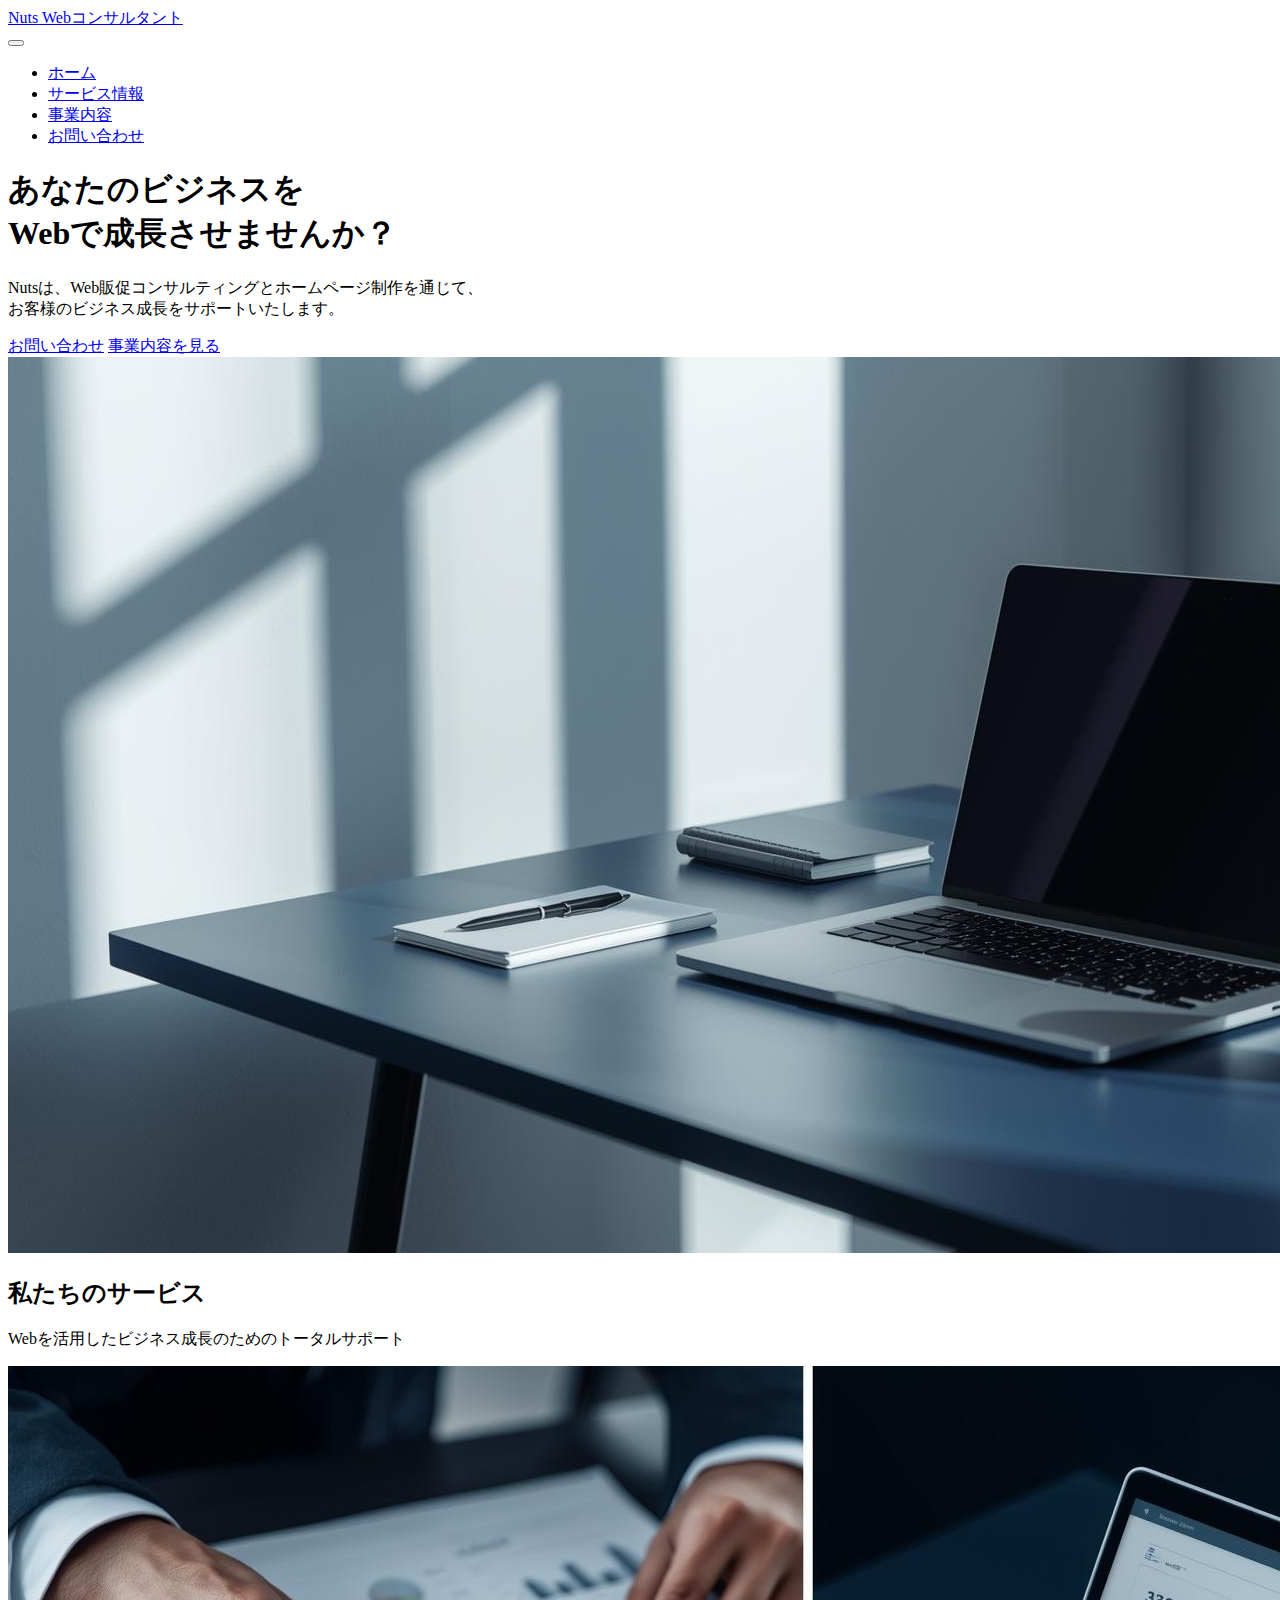
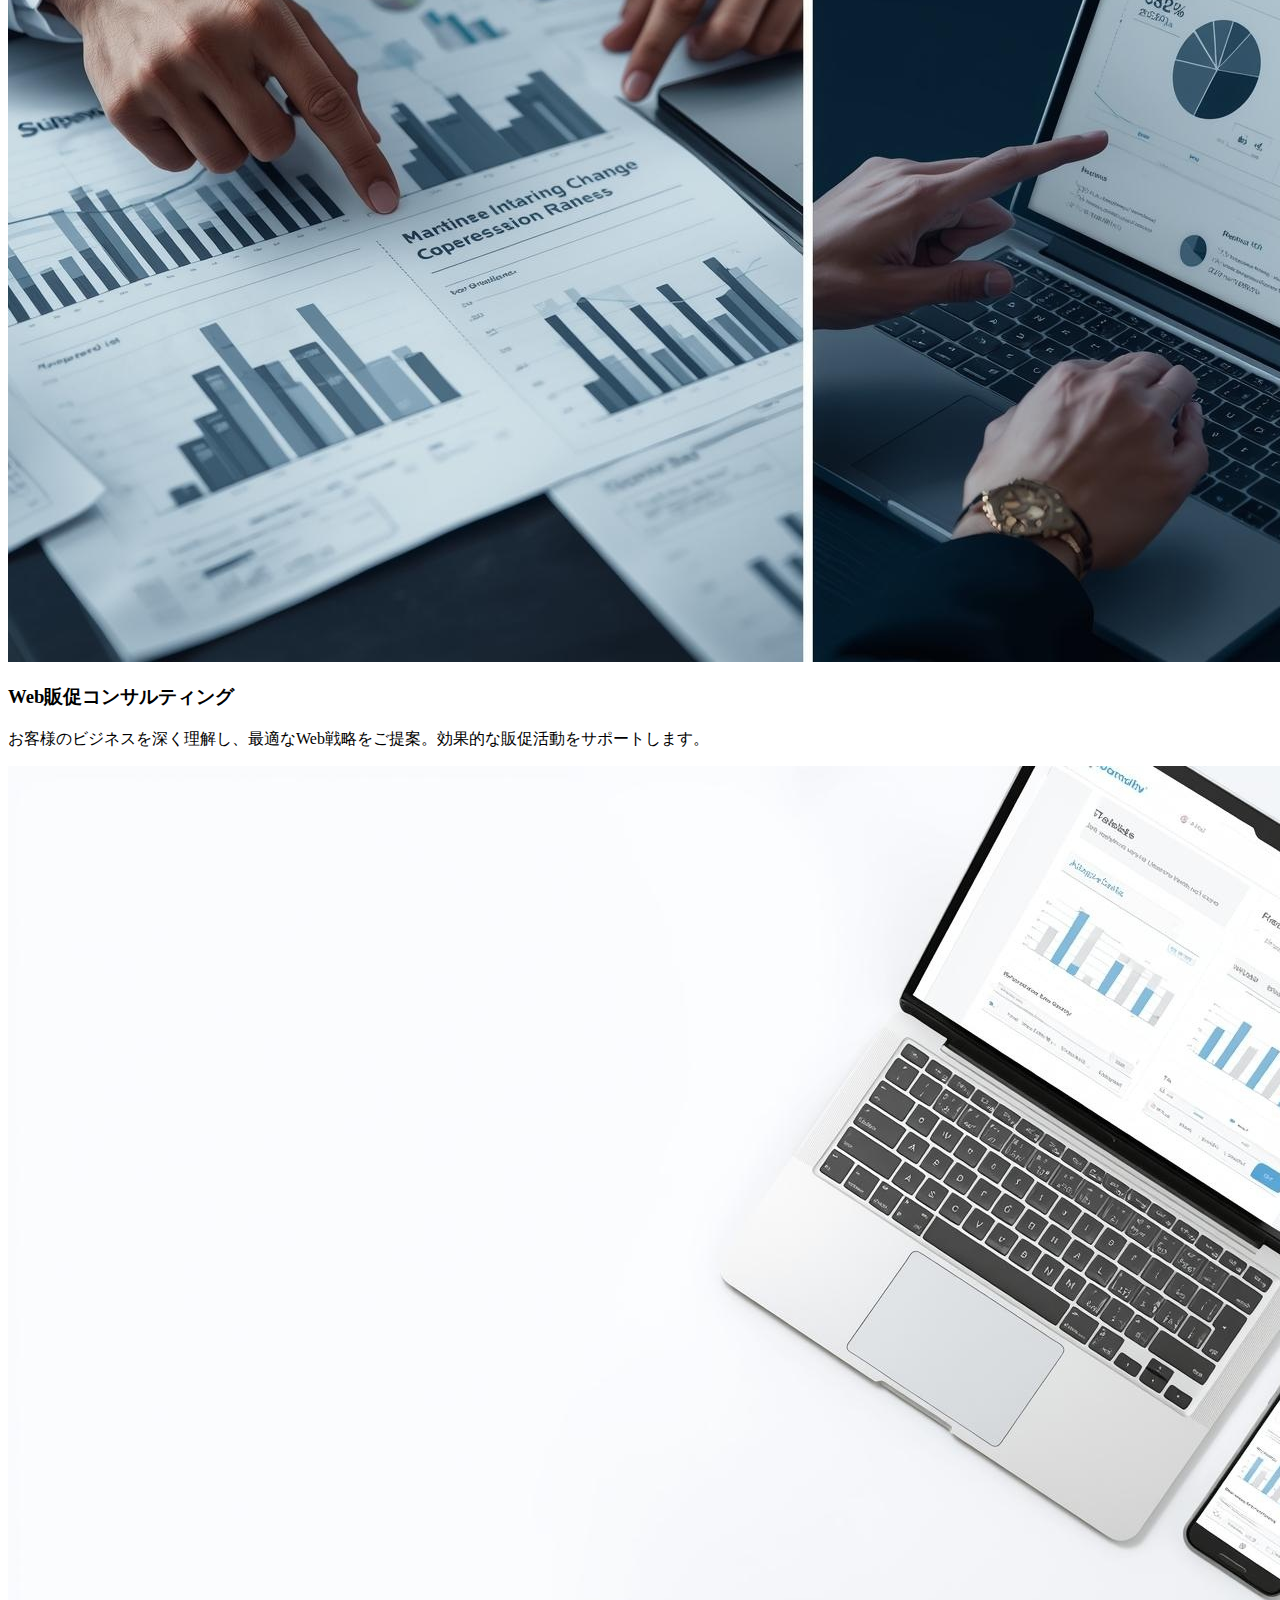
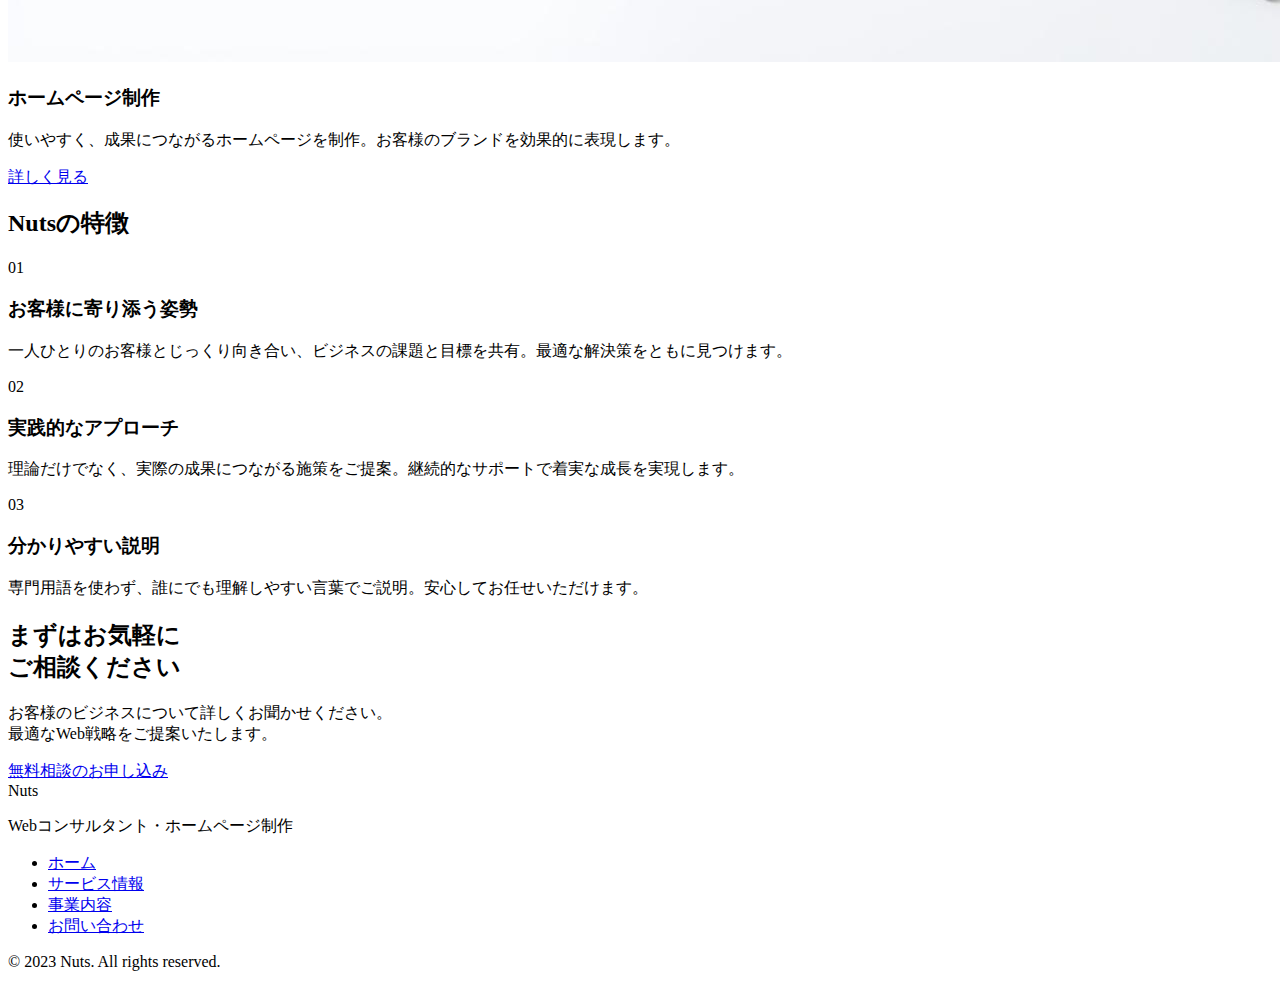
<file: index.html>
<!DOCTYPE html>
<html lang="ja">
<head>
    <meta charset="UTF-8">
    <meta name="viewport" content="width=device-width, initial-scale=1.0">
    
    <!-- SEO メタタグ -->
    <title>株式会社Nuts | Webコンサルタント・ホームページ制作</title>
    <meta name="description" content="Nutsは、Web販促コンサルティングとホームページ制作を通じて、お客様のビジネス成長をサポートいたします。">
    <meta name="keywords" content="Webコンサルタント,ホームページ制作,Web販促,マーケティング,東京">
    
    <!-- OGP -->
    <meta property="og:title" content="Nuts | Webコンサルタント・ホームページ制作">
    <meta property="og:description" content="Web販促コンサルティングとホームページ制作を通じて、お客様のビジネス成長をサポートいたします。">
    <meta property="og:type" content="website">
    <meta property="og:url" content="https://your-username.github.io/nuts-corporate/">
    <meta property="og:image" content="https://your-username.github.io/nuts-corporate/assets/img/og-image.jpg">
    <meta property="og:site_name" content="Nuts">
    <meta property="og:locale" content="ja_JP">
    
    <!-- Twitter Card -->
    <meta name="twitter:card" content="summary_large_image">
    <meta name="twitter:title" content="Nuts | Webコンサルタント・ホームページ制作">
    <meta name="twitter:description" content="Web販促コンサルティングとホームページ制作を通じて、お客様のビジネス成長をサポートいたします。">
    <meta name="twitter:image" content="https://your-username.github.io/nuts-corporate/assets/img/og-image.jpg">
    
    <!-- JSON-LD 構造化データ -->
    <script type="application/ld+json">
    {
        "@context": "https://schema.org",
        "@type": "Organization",
        "name": "Nuts",
        "url": "https://your-username.github.io/nuts-corporate/",
        "description": "Webコンサルタント・ホームページ制作",
        "foundingDate": "2024",
        "contactPoint": {
            "@type": "ContactPoint",
            "contactType": "営業",
            "availableLanguage": "Japanese"
        },
        "sameAs": []
    }
    </script>
    
    <!-- Breadcrumb JSON-LD -->
    <script type="application/ld+json">
    {
        "@context": "https://schema.org",
        "@type": "BreadcrumbList",
        "itemListElement": [
            {
                "@type": "ListItem",
                "position": 1,
                "name": "ホーム",
                "item": "https://your-username.github.io/nuts-corporate/"
            }
        ]
    }
    </script>
    
    <!-- Google Fonts -->
    <link rel="preconnect" href="https://fonts.googleapis.com">
    <link rel="preconnect" href="https://fonts.gstatic.com" crossorigin>
    <link href="https://fonts.googleapis.com/css2?family=Noto+Sans+JP:wght@300;400;500;700&display=swap" rel="stylesheet">
    
    <!-- CSS -->
    <link rel="stylesheet" href="assets/css/styles.css">
    
    <!-- Favicon -->
    <link rel="icon" href="data:image/svg+xml,<svg xmlns='http://www.w3.org/2000/svg' viewBox='0 0 100 100'><text y='.9em' font-size='90'>🌰</text></svg>">
</head>
<body>
    <!-- ヘッダー -->
    <header class="header" role="banner">
        <div class="container">
            <div class="header-content">
                <!-- ロゴ（テキスト） -->
                <div class="logo">
                    <a href="index.html" class="logo-link">
                        <span class="logo-text">Nuts</span>
                        <span class="logo-subtitle">Webコンサルタント</span>
                    </a>
                </div>
                
                <!-- モバイルメニューボタン -->
                <button class="mobile-menu-btn" aria-label="メニューを開く" aria-expanded="false">
                    <span class="hamburger-line"></span>
                    <span class="hamburger-line"></span>
                    <span class="hamburger-line"></span>
                </button>
                
                <!-- ナビゲーション -->
                <nav class="nav" role="navigation">
                    <ul class="nav-list">
                        <li class="nav-item">
                            <a href="index.html" class="nav-link active" aria-current="page">ホーム</a>
                        </li>
                        <li class="nav-item">
                            <a href="about.html" class="nav-link">サービス情報</a>
                        </li>
                        <li class="nav-item">
                            <a href="services.html" class="nav-link">事業内容</a>
                        </li>
                        <li class="nav-item">
                            <a href="contact.html" class="nav-link">お問い合わせ</a>
                        </li>
                    </ul>
                </nav>
            </div>
        </div>
    </header>

    <!-- メイン -->
    <main role="main">
        <!-- ヒーローセクション -->
        <section class="hero" aria-labelledby="hero-title">
            <div class="container">
                <div class="hero-content">
                    <div class="hero-text">
                        <h1 id="hero-title" class="hero-title">
                            あなたのビジネスを<br>
                            <span class="text-accent">Webで成長</span>させませんか？
                        </h1>
                        <p class="hero-description">
                            Nutsは、Web販促コンサルティングとホームページ制作を通じて、<br>
                            お客様のビジネス成長をサポートいたします。
                        </p>
                        <div class="hero-actions">
                            <a href="contact.html" class="btn btn-primary">お問い合わせ</a>
                            <a href="services.html" class="btn btn-secondary">事業内容を見る</a>
                        </div>
                    </div>
                    <div class="hero-image">
                        <!-- レスポンシブ画像のプレースホルダ -->
                        <picture>
                            <source media="(min-width: 768px)" srcset="assets/img/hero-desktop.jpg">
                            <source media="(min-width: 480px)" srcset="assets/img/hero-tablet.jpg">
                            <img src="assets/img/hero-mobile.jpg" alt="パソコンを使って作業する人の手元。Web制作やマーケティングのイメージ" class="hero-img">
                        </picture>
                    </div>
                </div>
            </div>
        </section>

        <!-- サービス概要 -->
        <section class="services-preview" aria-labelledby="services-title">
            <div class="container">
                <h2 id="services-title" class="section-title">私たちのサービス</h2>
                <p class="section-description">
                    Webを活用したビジネス成長のためのトータルサポート
                </p>
                
                <div class="services-grid">
                    <div class="service-card">
                        <div class="service-icon">
                            <picture>
                                <img src="assets/img/service-consulting.jpg" alt="グラフと資料を使ったコンサルティングのイメージ" class="service-img">
                            </picture>
                        </div>
                        <h3 class="service-title">Web販促コンサルティング</h3>
                        <p class="service-description">
                            お客様のビジネスを深く理解し、最適なWeb戦略をご提案。効果的な販促活動をサポートします。
                        </p>
                    </div>
                    
                    <div class="service-card">
                        <div class="service-icon">
                            <picture>
                                <img src="assets/img/service-website.jpg" alt="レスポンシブなWebサイトのデザインイメージ" class="service-img">
                            </picture>
                        </div>
                        <h3 class="service-title">ホームページ制作</h3>
                        <p class="service-description">
                            使いやすく、成果につながるホームページを制作。お客様のブランドを効果的に表現します。
                        </p>
                    </div>
                </div>
                
                <div class="text-center">
                    <a href="services.html" class="btn btn-outline">詳しく見る</a>
                </div>
            </div>
        </section>

        <!-- 特徴 -->
        <section class="features" aria-labelledby="features-title">
            <div class="container">
                <h2 id="features-title" class="section-title">Nutsの特徴</h2>
                
                <div class="features-grid">
                    <div class="feature-item">
                        <div class="feature-number">01</div>
                        <h3 class="feature-title">お客様に寄り添う姿勢</h3>
                        <p class="feature-description">
                            一人ひとりのお客様とじっくり向き合い、ビジネスの課題と目標を共有。最適な解決策をともに見つけます。
                        </p>
                    </div>
                    
                    <div class="feature-item">
                        <div class="feature-number">02</div>
                        <h3 class="feature-title">実践的なアプローチ</h3>
                        <p class="feature-description">
                            理論だけでなく、実際の成果につながる施策をご提案。継続的なサポートで着実な成長を実現します。
                        </p>
                    </div>
                    
                    <div class="feature-item">
                        <div class="feature-number">03</div>
                        <h3 class="feature-title">分かりやすい説明</h3>
                        <p class="feature-description">
                            専門用語を使わず、誰にでも理解しやすい言葉でご説明。安心してお任せいただけます。
                        </p>
                    </div>
                </div>
            </div>
        </section>

        <!-- CTA -->
        <section class="cta" aria-labelledby="cta-title">
            <div class="container">
                <div class="cta-content">
                    <h2 id="cta-title" class="cta-title">
                        まずはお気軽に<br>ご相談ください
                    </h2>
                    <p class="cta-description">
                        お客様のビジネスについて詳しくお聞かせください。<br>
                        最適なWeb戦略をご提案いたします。
                    </p>
                    <a href="contact.html" class="btn btn-primary btn-large">無料相談のお申し込み</a>
                </div>
            </div>
        </section>
    </main>

    <!-- フッター -->
    <footer class="footer" role="contentinfo">
        <div class="container">
            <div class="footer-content">
                <div class="footer-info">
                    <div class="footer-logo">
                        <span class="logo-text">Nuts</span>
                    </div>
                    <p class="footer-description">
                        Webコンサルタント・ホームページ制作
                    </p>
                </div>
                
                <nav class="footer-nav">
                    <ul class="footer-nav-list">
                        <li><a href="index.html" class="footer-nav-link">ホーム</a></li>
                        <li><a href="about.html" class="footer-nav-link">サービス情報</a></li>
                        <li><a href="services.html" class="footer-nav-link">事業内容</a></li>
                        <li><a href="contact.html" class="footer-nav-link">お問い合わせ</a></li>
                    </ul>
                </nav>
            </div>
            
            <div class="footer-bottom">
                <p class="copyright">© 2023 Nuts. All rights reserved.</p>
            </div>
        </div>
    </footer>

    <!-- JavaScript -->
    <script src="assets/js/main.js"></script>
</body>
</html>
</file>
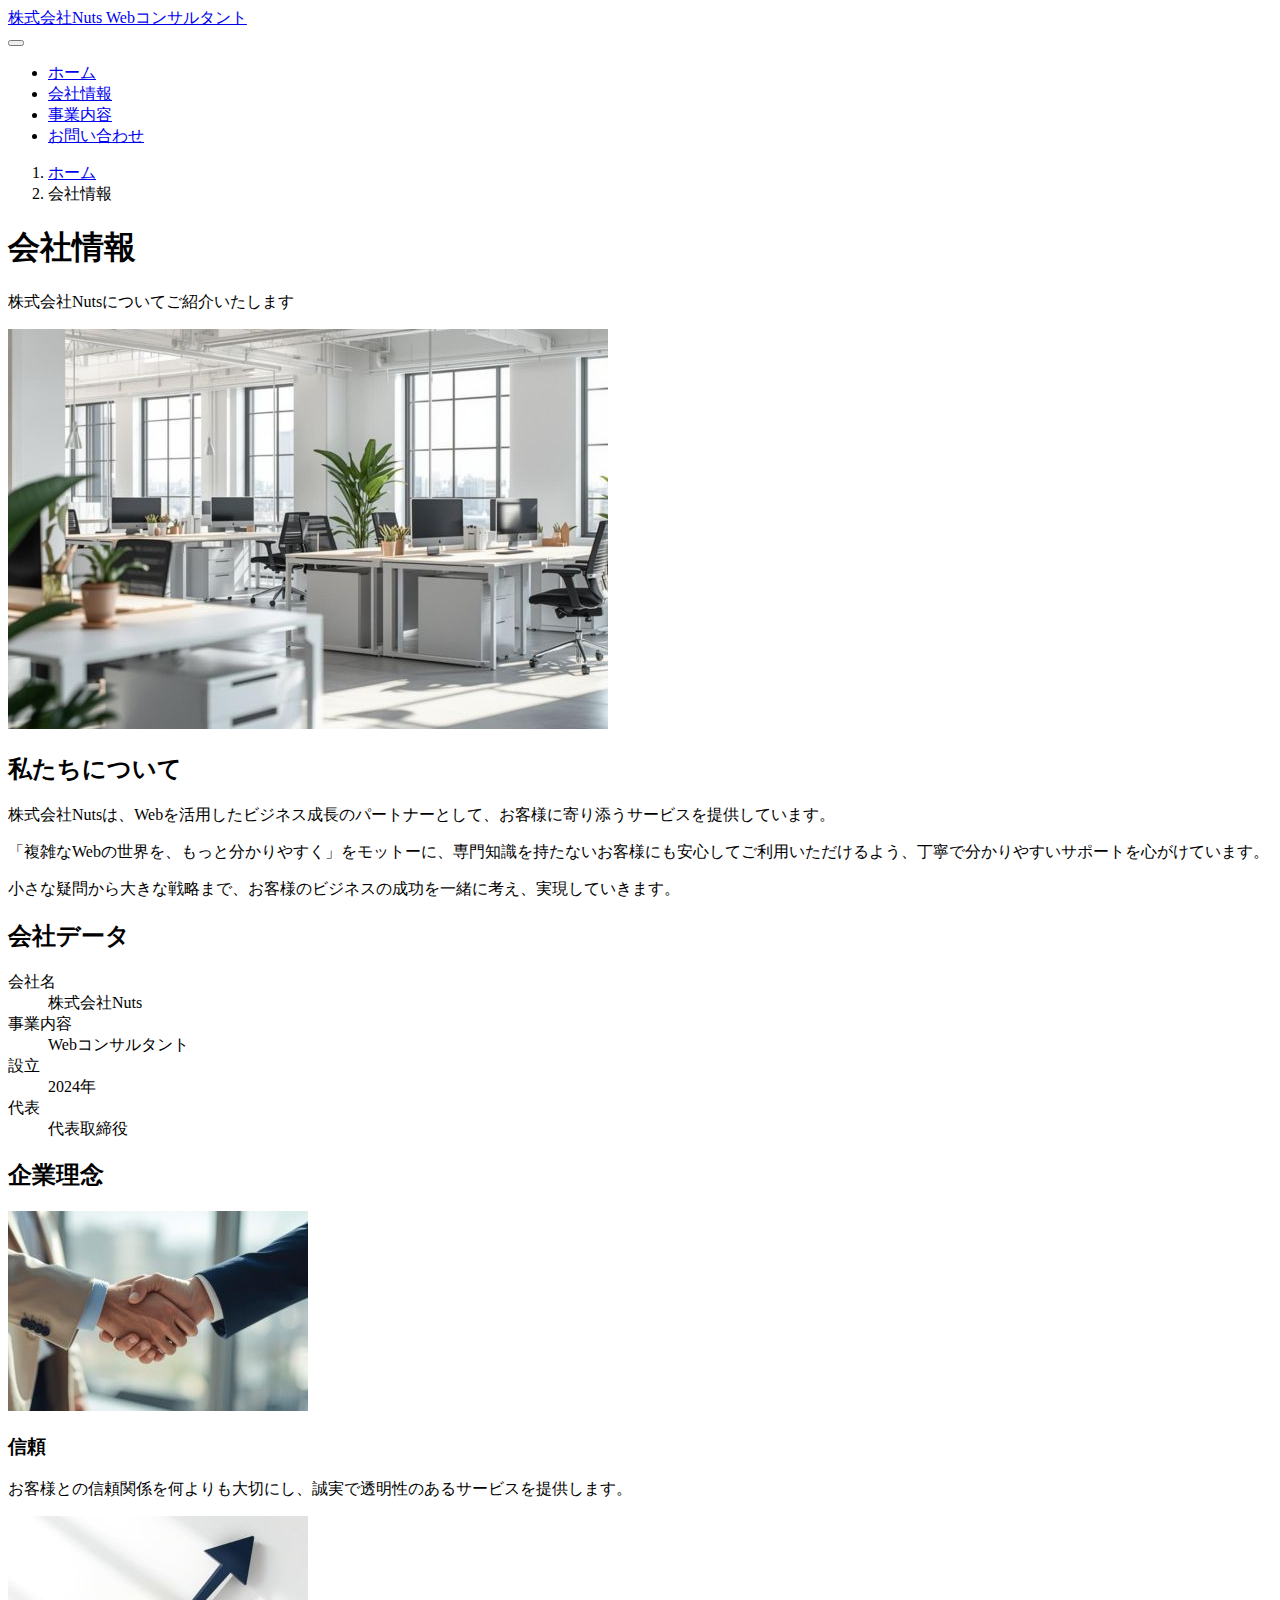
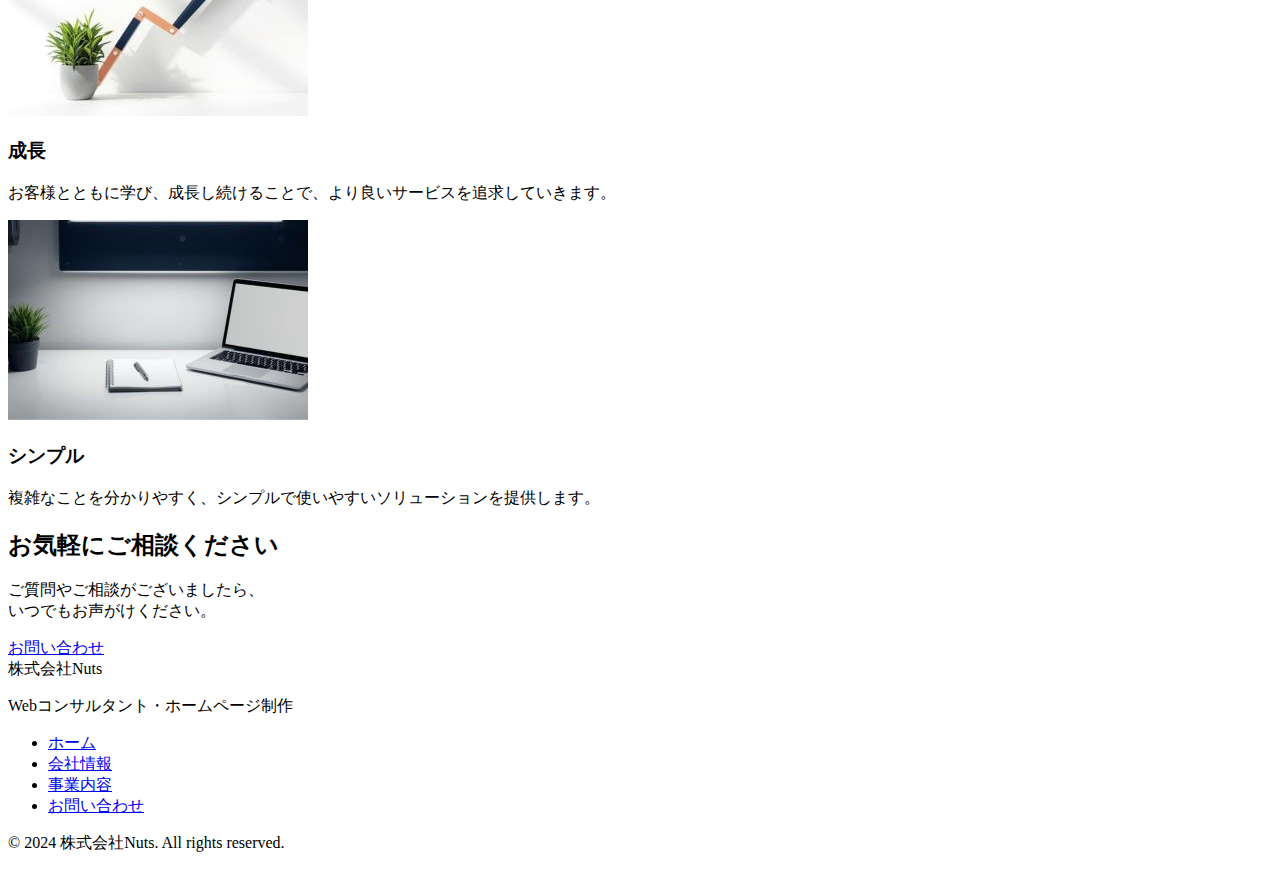
<file: about.html>
<!DOCTYPE html>
<html lang="ja">
<head>
    <meta charset="UTF-8">
    <meta name="viewport" content="width=device-width, initial-scale=1.0">
    
    <!-- SEO メタタグ -->
    <title>会社情報 | 株式会社Nuts</title>
    <meta name="description" content="株式会社Nutsの会社概要をご紹介。Webコンサルタントとして、お客様のビジネス成長をサポートしています。">
    <meta name="keywords" content="会社情報,株式会社Nuts,Webコンサルタント,企業概要">
    
    <!-- OGP -->
    <meta property="og:title" content="会社情報 | 株式会社Nuts">
    <meta property="og:description" content="株式会社Nutsの会社概要をご紹介。Webコンサルタントとして、お客様のビジネス成長をサポートしています。">
    <meta property="og:type" content="website">
    <meta property="og:url" content="https://your-username.github.io/nuts-corporate/about.html">
    <meta property="og:image" content="https://your-username.github.io/nuts-corporate/assets/img/og-image.jpg">
    <meta property="og:site_name" content="株式会社Nuts">
    <meta property="og:locale" content="ja_JP">
    
    <!-- Twitter Card -->
    <meta name="twitter:card" content="summary_large_image">
    <meta name="twitter:title" content="会社情報 | 株式会社Nuts">
    <meta name="twitter:description" content="株式会社Nutsの会社概要をご紹介。Webコンサルタントとして、お客様のビジネス成長をサポートしています。">
    <meta name="twitter:image" content="https://your-username.github.io/nuts-corporate/assets/img/og-image.jpg">
    
    <!-- Breadcrumb JSON-LD -->
    <script type="application/ld+json">
    {
        "@context": "https://schema.org",
        "@type": "BreadcrumbList",
        "itemListElement": [
            {
                "@type": "ListItem",
                "position": 1,
                "name": "ホーム",
                "item": "https://your-username.github.io/nuts-corporate/"
            },
            {
                "@type": "ListItem",
                "position": 2,
                "name": "会社情報",
                "item": "https://your-username.github.io/nuts-corporate/about.html"
            }
        ]
    }
    </script>
    
    <!-- Google Fonts -->
    <link rel="preconnect" href="https://fonts.googleapis.com">
    <link rel="preconnect" href="https://fonts.gstatic.com" crossorigin>
    <link href="https://fonts.googleapis.com/css2?family=Noto+Sans+JP:wght@300;400;500;700&display=swap" rel="stylesheet">
    
    <!-- CSS -->
    <link rel="stylesheet" href="assets/css/styles.css">
    
    <!-- Favicon -->
    <link rel="icon" href="data:image/svg+xml,<svg xmlns='http://www.w3.org/2000/svg' viewBox='0 0 100 100'><text y='.9em' font-size='90'>🌰</text></svg>">
</head>
<body>
    <!-- ヘッダー -->
    <header class="header" role="banner">
        <div class="container">
            <div class="header-content">
                <!-- ロゴ（テキスト） -->
                <div class="logo">
                    <a href="index.html" class="logo-link">
                        <span class="logo-text">株式会社Nuts</span>
                        <span class="logo-subtitle">Webコンサルタント</span>
                    </a>
                </div>
                
                <!-- モバイルメニューボタン -->
                <button class="mobile-menu-btn" aria-label="メニューを開く" aria-expanded="false">
                    <span class="hamburger-line"></span>
                    <span class="hamburger-line"></span>
                    <span class="hamburger-line"></span>
                </button>
                
                <!-- ナビゲーション -->
                <nav class="nav" role="navigation">
                    <ul class="nav-list">
                        <li class="nav-item">
                            <a href="index.html" class="nav-link">ホーム</a>
                        </li>
                        <li class="nav-item">
                            <a href="about.html" class="nav-link active" aria-current="page">会社情報</a>
                        </li>
                        <li class="nav-item">
                            <a href="services.html" class="nav-link">事業内容</a>
                        </li>
                        <li class="nav-item">
                            <a href="contact.html" class="nav-link">お問い合わせ</a>
                        </li>
                    </ul>
                </nav>
            </div>
        </div>
    </header>

    <!-- メイン -->
    <main role="main">
        <!-- パンくずナビ -->
        <nav class="breadcrumb" aria-label="現在位置">
            <div class="container">
                <ol class="breadcrumb-list">
                    <li class="breadcrumb-item">
                        <a href="index.html">ホーム</a>
                    </li>
                    <li class="breadcrumb-item" aria-current="page">
                        会社情報
                    </li>
                </ol>
            </div>
        </nav>

        <!-- ページヘッダー -->
        <section class="page-header" aria-labelledby="page-title">
            <div class="container">
                <h1 id="page-title" class="page-title">会社情報</h1>
                <p class="page-description">
                    株式会社Nutsについてご紹介いたします
                </p>
            </div>
        </section>

        <!-- 会社概要 -->
        <section class="company-overview" aria-labelledby="overview-title">
            <div class="container">
                <div class="content-wrapper">
                    <div class="content-image">
                        <picture>
                            <source media="(min-width: 768px)" srcset="assets/img/about-office.jpg">
                            <img src="assets/img/about-office-mobile.jpg" alt="明るいオフィス空間。デスクとパソコンが配置されたワークスペース" class="content-img">
                        </picture>
                    </div>
                    <div class="content-text">
                        <h2 id="overview-title" class="section-title">私たちについて</h2>
                        <p class="content-paragraph">
                            株式会社Nutsは、Webを活用したビジネス成長のパートナーとして、お客様に寄り添うサービスを提供しています。
                        </p>
                        <p class="content-paragraph">
                            「複雑なWebの世界を、もっと分かりやすく」をモットーに、専門知識を持たないお客様にも安心してご利用いただけるよう、丁寧で分かりやすいサポートを心がけています。
                        </p>
                        <p class="content-paragraph">
                            小さな疑問から大きな戦略まで、お客様のビジネスの成功を一緒に考え、実現していきます。
                        </p>
                    </div>
                </div>
            </div>
        </section>

        <!-- 会社データ -->
        <section class="company-data" aria-labelledby="data-title">
            <div class="container">
                <h2 id="data-title" class="section-title">会社データ</h2>
                
                <div class="data-grid">
                    <div class="data-item">
                        <dt class="data-label">会社名</dt>
                        <dd class="data-value">株式会社Nuts</dd>
                    </div>
                    <div class="data-item">
                        <dt class="data-label">事業内容</dt>
                        <dd class="data-value">Webコンサルタント</dd>
                    </div>
                    <div class="data-item">
                        <dt class="data-label">設立</dt>
                        <dd class="data-value">2024年</dd>
                    </div>
                    <div class="data-item">
                        <dt class="data-label">代表</dt>
                        <dd class="data-value">代表取締役</dd>
                    </div>
                </div>
            </div>
        </section>

        <!-- 企業理念 -->
        <section class="company-philosophy" aria-labelledby="philosophy-title">
            <div class="container">
                <h2 id="philosophy-title" class="section-title">企業理念</h2>
                
                <div class="philosophy-grid">
                    <div class="philosophy-item">
                        <div class="philosophy-icon">
                            <picture>
                                <img src="assets/img/philosophy-trust.jpg" alt="握手をする人々のイメージ。信頼関係を表現" class="philosophy-img">
                            </picture>
                        </div>
                        <h3 class="philosophy-title">信頼</h3>
                        <p class="philosophy-description">
                            お客様との信頼関係を何よりも大切にし、誠実で透明性のあるサービスを提供します。
                        </p>
                    </div>
                    
                    <div class="philosophy-item">
                        <div class="philosophy-icon">
                            <picture>
                                <img src="assets/img/philosophy-growth.jpg" alt="上向きの矢印と植物の成長のイメージ" class="philosophy-img">
                            </picture>
                        </div>
                        <h3 class="philosophy-title">成長</h3>
                        <p class="philosophy-description">
                            お客様とともに学び、成長し続けることで、より良いサービスを追求していきます。
                        </p>
                    </div>
                    
                    <div class="philosophy-item">
                        <div class="philosophy-icon">
                            <picture>
                                <img src="assets/img/philosophy-simplicity.jpg" alt="シンプルで整理されたデスク環境のイメージ" class="philosophy-img">
                            </picture>
                        </div>
                        <h3 class="philosophy-title">シンプル</h3>
                        <p class="philosophy-description">
                            複雑なことを分かりやすく、シンプルで使いやすいソリューションを提供します。
                        </p>
                    </div>
                </div>
            </div>
        </section>

        <!-- CTA -->
        <section class="cta" aria-labelledby="cta-title">
            <div class="container">
                <div class="cta-content">
                    <h2 id="cta-title" class="cta-title">
                        お気軽にご相談ください
                    </h2>
                    <p class="cta-description">
                        ご質問やご相談がございましたら、<br>
                        いつでもお声がけください。
                    </p>
                    <a href="contact.html" class="btn btn-primary btn-large">お問い合わせ</a>
                </div>
            </div>
        </section>
    </main>

    <!-- フッター -->
    <footer class="footer" role="contentinfo">
        <div class="container">
            <div class="footer-content">
                <div class="footer-info">
                    <div class="footer-logo">
                        <span class="logo-text">株式会社Nuts</span>
                    </div>
                    <p class="footer-description">
                        Webコンサルタント・ホームページ制作
                    </p>
                </div>
                
                <nav class="footer-nav">
                    <ul class="footer-nav-list">
                        <li><a href="index.html" class="footer-nav-link">ホーム</a></li>
                        <li><a href="about.html" class="footer-nav-link">会社情報</a></li>
                        <li><a href="services.html" class="footer-nav-link">事業内容</a></li>
                        <li><a href="contact.html" class="footer-nav-link">お問い合わせ</a></li>
                    </ul>
                </nav>
            </div>
            
            <div class="footer-bottom">
                <p class="copyright">© 2024 株式会社Nuts. All rights reserved.</p>
            </div>
        </div>
    </footer>

    <!-- JavaScript -->
    <script src="assets/js/main.js"></script>
</body>
</html>
</file>
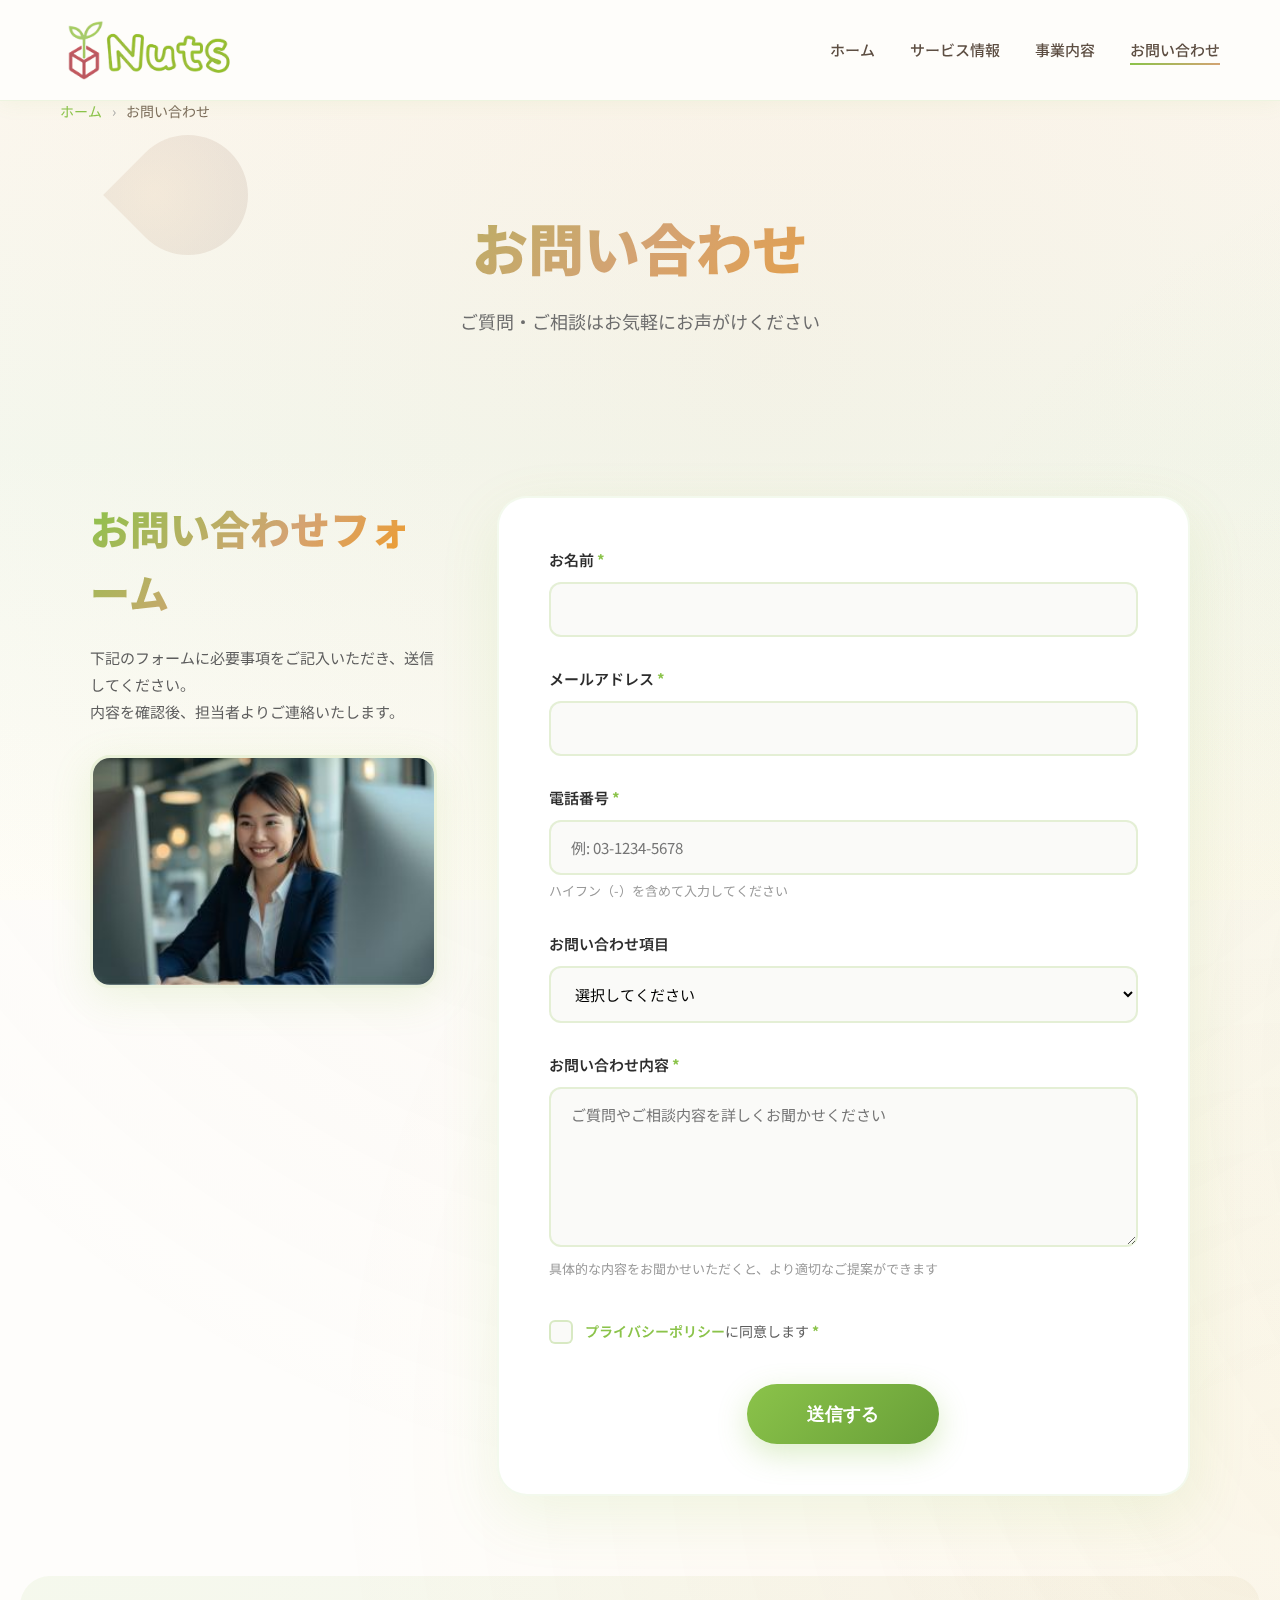
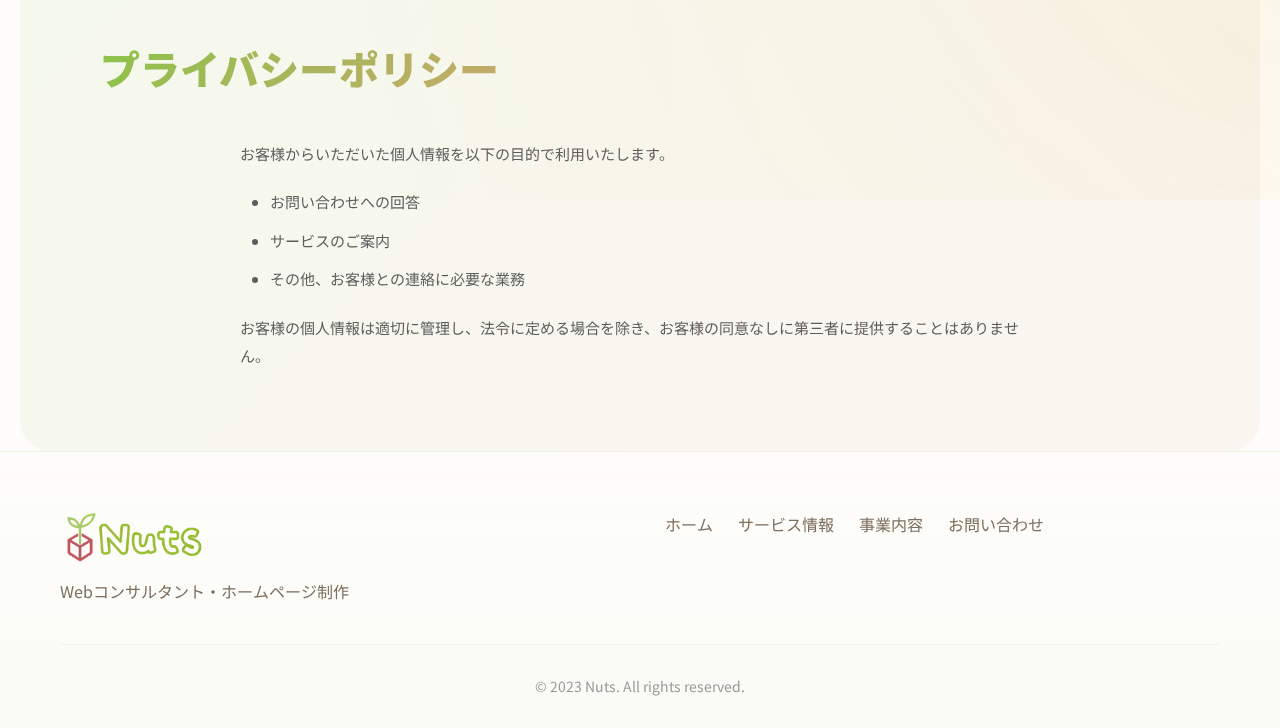
<file: contact.html>
<!DOCTYPE html>
<html lang="ja">
<head>
    <meta charset="UTF-8">
    <meta name="viewport" content="width=device-width, initial-scale=1.0">
    
    <!-- SEO メタタグ -->
    <title>お問い合わせ | Nuts</title>
    <meta name="description" content="Nutsへのお問い合わせはこちらから。Web販促コンサルティング・ホームページ制作のご相談を承ります。">
    <meta name="keywords" content="お問い合わせ,相談,Nuts,Webコンサルティング,ホームページ制作">
    
    <!-- OGP -->
    <meta property="og:title" content="お問い合わせ | Nuts">
    <meta property="og:description" content="Web販促コンサルティング・ホームページ制作のご相談を承ります。お気軽にお問い合わせください。">
    <meta property="og:type" content="website">
    <meta property="og:url" content="https://yutoumeda.github.io/nuts-corporate/contact.html">
    <meta property="og:image" content="https://yutoumeda.github.io/nuts-corporate/assets/img/og-image.jpg">
    <meta property="og:site_name" content="Nuts">
    <meta property="og:locale" content="ja_JP">
    
    <!-- Twitter Card -->
    <meta name="twitter:card" content="summary_large_image">
    <meta name="twitter:title" content="お問い合わせ | Nuts">
    <meta name="twitter:description" content="Web販促コンサルティング・ホームページ制作のご相談を承ります。お気軽にお問い合わせください。">
    <meta name="twitter:image" content="https://your-username.github.io/nuts-corporate/assets/img/og-image.jpg">
    
    <!-- Breadcrumb JSON-LD -->
    <script type="application/ld+json">
    {
        "@context": "https://schema.org",
        "@type": "BreadcrumbList",
        "itemListElement": [
            {
                "@type": "ListItem",
                "position": 1,
                "name": "ホーム",
                "item": "https://your-username.github.io/nuts-corporate/"
            },
            {
                "@type": "ListItem",
                "position": 2,
                "name": "お問い合わせ",
                "item": "https://your-username.github.io/nuts-corporate/contact.html"
            }
        ]
    }
    </script>
    
    <!-- Google Fonts -->
    <link rel="preconnect" href="https://fonts.googleapis.com">
    <link rel="preconnect" href="https://fonts.gstatic.com" crossorigin>
    <link href="https://fonts.googleapis.com/css2?family=Noto+Sans+JP:wght@300;400;500;700;900&display=swap" rel="stylesheet">
    
    <!-- Favicon -->
    <link rel="icon" href="data:image/svg+xml,<svg xmlns='http://www.w3.org/2000/svg' viewBox='0 0 100 100'><text y='.9em' font-size='90'>🌰</text></svg>">
    
    <style>
        * {
            margin: 0;
            padding: 0;
            box-sizing: border-box;
        }

        body {
            font-family: 'Noto Sans JP', -apple-system, BlinkMacSystemFont, 'Segoe UI', sans-serif;
            background: #fefdfb;
            color: #2d2d2d;
            overflow-x: hidden;
            line-height: 1.6;
        }

        .bg-animation {
            position: fixed;
            top: 0;
            left: 0;
            width: 100%;
            height: 100%;
            z-index: -1;
            background: linear-gradient(180deg, #fef8f0 0%, #f5f9f0 50%, #fffef8 100%);
        }

        .bg-gradient {
            position: absolute;
            width: 200%;
            height: 200%;
            background: radial-gradient(circle at 30% 20%, rgba(212, 163, 115, 0.08), transparent 50%),
                        radial-gradient(circle at 70% 60%, rgba(139, 195, 74, 0.08), transparent 50%),
                        radial-gradient(circle at 50% 80%, rgba(255, 152, 0, 0.06), transparent 50%);
            animation: gradient-shift 20s ease infinite;
        }

        @keyframes gradient-shift {
            0%, 100% { transform: translate(0, 0) rotate(0deg); }
            50% { transform: translate(-5%, 5%) rotate(180deg); }
        }

        .floating-shapes {
            position: absolute;
            width: 100%;
            height: 100%;
        }

        .shape {
            position: absolute;
            opacity: 0.15;
            animation: float 25s ease-in-out infinite;
        }

        .shape:nth-child(1) {
            width: 120px;
            height: 120px;
            background: radial-gradient(circle at 30% 30%, #d4a373, #8d6e63);
            border-radius: 0 50% 50% 50%;
            top: 15%;
            left: 10%;
            transform: rotate(-45deg);
        }

        .shape:nth-child(2) {
            width: 100px;
            height: 100px;
            background: radial-gradient(circle at 30% 30%, #8bc34a, #558b2f);
            border-radius: 0 50% 50% 50%;
            top: 60%;
            right: 15%;
            animation-delay: 8s;
            transform: rotate(135deg);
        }

        .shape:nth-child(3) {
            width: 80px;
            height: 80px;
            background: radial-gradient(circle at 30% 30%, #ff9800, #ef6c00);
            border-radius: 0 50% 50% 50%;
            bottom: 25%;
            left: 50%;
            animation-delay: 15s;
            transform: rotate(45deg);
        }

        @keyframes float {
            0%, 100% { transform: translateY(0) rotate(0deg); opacity: 0.15; }
            25% { transform: translateY(-30px) rotate(90deg); opacity: 0.2; }
            50% { transform: translateY(-50px) rotate(180deg); opacity: 0.25; }
            75% { transform: translateY(-30px) rotate(270deg); opacity: 0.2; }
        }

        .container {
            max-width: 1200px;
            margin: 0 auto;
            padding: 0 20px;
        }

        /* Header */
        .header {
            position: fixed;
            top: 0;
            width: 100%;
            z-index: 1000;
            padding: 20px 0;
            background: rgba(254, 253, 251, 0.95);
            backdrop-filter: blur(20px);
            border-bottom: 1px solid rgba(139, 195, 74, 0.15);
            transition: all 0.3s;
            box-shadow: 0 2px 20px rgba(139, 195, 74, 0.08);
        }

        .header.scrolled {
            padding: 12px 0;
            background: rgba(254, 253, 251, 0.98);
            box-shadow: 0 5px 30px rgba(139, 195, 74, 0.12);
        }

        .header-content {
            display: flex;
            justify-content: space-between;
            align-items: center;
        }
        
        .logo {
        position: relative;
        z-index: 10;
        }

        .logo-link {
            text-decoration: none;
            display: flex;
            align-items: center;
        }

        .logo-img {
            height: 60px;
            width: auto;
            transition: transform 0.3s ease;
        }

        .logo-img:hover {
            transform: scale(1.05);
        }

        .header.scrolled .logo-img {
            height: 50px;
        }

        .mobile-menu-btn {
            display: none;
            flex-direction: column;
            gap: 5px;
            background: none;
            border: none;
            cursor: pointer;
            padding: 8px;
            z-index: 10;
        }

        .hamburger-line {
            width: 25px;
            height: 3px;
            background: linear-gradient(135deg, #d4a373, #8bc34a);
            border-radius: 3px;
            transition: all 0.3s;
        }

        .nav-list {
            display: flex;
            gap: 35px;
            list-style: none;
            align-items: center;
        }

        .nav-link {
            text-decoration: none;
            color: #5d4e42;
            font-weight: 500;
            font-size: 15px;
            transition: all 0.3s;
            position: relative;
        }

        .nav-link::after {
            content: '';
            position: absolute;
            bottom: -5px;
            left: 0;
            width: 0;
            height: 2px;
            background: linear-gradient(135deg, #8bc34a, #d4a373);
            transition: width 0.3s;
        }

        .nav-link:hover::after,
        .nav-link.active::after {
            width: 100%;
        }

        /* Breadcrumb */
        .breadcrumb {
            padding: 100px 0 20px;
        }

        .breadcrumb-list {
            display: flex;
            gap: 10px;
            list-style: none;
            font-size: 14px;
            color: #7d6e5d;
        }

        .breadcrumb-item {
            display: flex;
            align-items: center;
        }

        .breadcrumb-item:not(:last-child)::after {
            content: '›';
            margin-left: 10px;
            color: #aaa;
        }

        .breadcrumb-item a {
            color: #8bc34a;
            text-decoration: none;
            transition: opacity 0.3s;
        }

        .breadcrumb-item a:hover {
            opacity: 0.7;
        }

        /* Page Header */
        .page-header {
            padding: 60px 0 80px;
            text-align: center;
        }

        .page-title {
            font-size: clamp(36px, 5vw, 56px);
            font-weight: 900;
            margin-bottom: 15px;
            background: linear-gradient(135deg, #8bc34a, #d4a373, #ff9800);
            -webkit-background-clip: text;
            -webkit-text-fill-color: transparent;
            background-clip: text;
        }

        .page-description {
            font-size: 18px;
            color: #6d6d6d;
        }

        /* Section */
        section {
            padding: 80px 0;
        }

        .section-title {
            font-size: clamp(28px, 4vw, 40px);
            font-weight: 900;
            margin-bottom: 20px;
            background: linear-gradient(135deg, #8bc34a, #d4a373, #ff9800);
            -webkit-background-clip: text;
            -webkit-text-fill-color: transparent;
            background-clip: text;
        }

        /* Form Wrapper */
        .form-wrapper {
            display: grid;
            grid-template-columns: 1fr 2fr;
            gap: 60px;
            max-width: 1100px;
            margin: 0 auto;
        }

        .form-intro {
            position: sticky;
            top: 120px;
            height: fit-content;
        }

        .form-description {
            font-size: 15px;
            color: #5d5d5d;
            line-height: 1.8;
            margin-bottom: 30px;
        }

        .contact-info {
            width: 100%;
            margin-top: 30px;
        }

        .contact-img {
            width: 100%;
            height: auto;
            border-radius: 20px;
            box-shadow: 0 10px 40px rgba(139, 195, 74, 0.15);
            border: 3px solid rgba(139, 195, 74, 0.15);
        }

        /* Form */
        .contact-form-element {
            background: #ffffff;
            border-radius: 30px;
            padding: 50px;
            box-shadow: 0 20px 60px rgba(139, 195, 74, 0.12);
            border: 2px solid rgba(139, 195, 74, 0.1);
        }

        .honeypot {
            position: absolute;
            left: -9999px;
            width: 1px;
            height: 1px;
            overflow: hidden;
        }

        .form-group {
            margin-bottom: 30px;
        }

        .form-label {
            display: block;
            font-weight: 600;
            margin-bottom: 10px;
            color: #2d2d2d;
            font-size: 15px;
        }

        .required {
            color: #8bc34a;
            font-weight: 700;
        }

        .form-input,
        .form-select,
        .form-textarea {
            width: 100%;
            padding: 15px 20px;
            border: 2px solid rgba(139, 195, 74, 0.2);
            border-radius: 12px;
            font-size: 15px;
            font-family: inherit;
            transition: all 0.3s;
            background: #fafaf8;
        }

        .form-input:focus,
        .form-select:focus,
        .form-textarea:focus {
            outline: none;
            border-color: #8bc34a;
            background: #ffffff;
            box-shadow: 0 0 0 4px rgba(139, 195, 74, 0.1);
        }

        .form-textarea {
            resize: vertical;
            min-height: 150px;
        }

        .form-help {
            font-size: 13px;
            color: #999;
            margin-top: 6px;
        }

        .error-message {
            font-size: 13px;
            color: #ff4057;
            margin-top: 6px;
            display: none;
        }

        /* Checkbox */
        .form-privacy {
            margin: 40px 0;
        }

        .checkbox-label {
            display: flex;
            align-items: flex-start;
            gap: 12px;
            cursor: pointer;
            user-select: none;
        }

        .checkbox-input {
            position: absolute;
            opacity: 0;
            cursor: pointer;
        }

        .checkbox-mark {
            min-width: 24px;
            height: 24px;
            border: 2px solid rgba(139, 195, 74, 0.3);
            border-radius: 6px;
            background: #fafaf8;
            transition: all 0.3s;
            position: relative;
        }

        .checkbox-mark::after {
            content: '';
            position: absolute;
            display: none;
            left: 7px;
            top: 3px;
            width: 6px;
            height: 12px;
            border: solid white;
            border-width: 0 2px 2px 0;
            transform: rotate(45deg);
        }

        .checkbox-input:checked ~ .checkbox-mark {
            background: linear-gradient(135deg, #8bc34a, #689f38);
            border-color: #8bc34a;
        }

        .checkbox-input:checked ~ .checkbox-mark::after {
            display: block;
        }

        .checkbox-text {
            font-size: 14px;
            color: #5d5d5d;
            line-height: 1.6;
        }

        .privacy-link {
            color: #8bc34a;
            text-decoration: none;
            font-weight: 600;
        }

        .privacy-link:hover {
            text-decoration: underline;
        }

        /* Submit Button */
        .form-submit {
            text-align: center;
            margin-top: 40px;
        }

        .btn {
            display: inline-block;
            padding: 18px 60px;
            font-size: 18px;
            font-weight: 600;
            text-decoration: none;
            border: none;
            border-radius: 50px;
            cursor: pointer;
            transition: all 0.4s;
            position: relative;
            overflow: hidden;
        }

        .btn-primary {
            background: linear-gradient(135deg, #8bc34a, #689f38);
            color: #ffffff;
            box-shadow: 0 10px 30px rgba(139, 195, 74, 0.3);
        }

        .btn-primary::before {
            content: '';
            position: absolute;
            top: 0;
            left: -100%;
            width: 100%;
            height: 100%;
            background: linear-gradient(90deg, transparent, rgba(255, 255, 255, 0.3), transparent);
            transition: left 0.5s;
        }

        .btn-primary:hover::before {
            left: 100%;
        }

        .btn-primary:hover {
            transform: translateY(-3px);
            box-shadow: 0 15px 40px rgba(139, 195, 74, 0.5);
        }

        .btn-large {
            padding: 18px 60px;
            font-size: 18px;
        }

        /* Privacy Policy */
        .privacy-policy {
            background: linear-gradient(135deg, rgba(139, 195, 74, 0.08), rgba(212, 163, 115, 0.08));
            border-radius: 30px;
            padding: 60px;
            margin: 0 20px;
        }

        .privacy-content {
            max-width: 800px;
            margin: 40px auto 0;
        }

        .privacy-text {
            font-size: 15px;
            color: #5d5d5d;
            line-height: 1.9;
            margin-bottom: 20px;
        }

        .privacy-list {
            font-size: 15px;
            color: #5d5d5d;
            line-height: 1.9;
            margin: 20px 0 20px 30px;
        }

        .privacy-list li {
            margin-bottom: 10px;
        }

        /* Footer */
        .footer {
            padding: 60px 0 30px;
            border-top: 1px solid rgba(139, 195, 74, 0.15);
            background: linear-gradient(180deg, transparent, rgba(139, 195, 74, 0.03));
        }

        .footer-content {
            display: grid;
            grid-template-columns: 1fr 1fr;
            gap: 50px;
            margin-bottom: 40px;
        }

        .footer-logo-link {
            text-decoration: none;
            display: inline-block;
        }

        .footer-logo-img {
            height: 50px;
            width: auto;
        }

        .footer-description {
            color: #7d6e5d;
            margin-top: 10px;
        }

        .footer-nav-list {
            display: flex;
            gap: 25px;
            list-style: none;
            flex-wrap: wrap;
        }

        .footer-nav-link {
            color: #7d6e5d;
            text-decoration: none;
            transition: color 0.3s;
        }

        .footer-nav-link:hover {
            color: #8bc34a;
        }

        .footer-bottom {
            text-align: center;
            padding-top: 30px;
            border-top: 1px solid rgba(139, 195, 74, 0.1);
        }

        .copyright {
            color: #999;
            font-size: 14px;
        }

        /* Responsive */
        @media (max-width: 768px) {
            .mobile-menu-btn {
                display: flex;
            }

            .nav {
                position: fixed;
                top: 70px;
                left: 0;
                right: 0;
                background: rgba(254, 253, 251, 0.98);
                backdrop-filter: blur(20px);
                padding: 20px;
                transform: translateY(-100%);
                opacity: 0;
                transition: all 0.3s;
                box-shadow: 0 10px 30px rgba(139, 195, 74, 0.15);
            }

            .nav.active {
                transform: translateY(0);
                opacity: 1;
            }

            .nav-list {
                flex-direction: column;
                gap: 20px;
                align-items: flex-start;
            }

            .logo-img {
                height: 50px;
            }

            .header.scrolled .logo-img {
                height: 45px;
            }

            .form-wrapper {
                grid-template-columns: 1fr;
                gap: 40px;
            }

            .form-intro {
                position: static;
            }

            .contact-form-element {
                padding: 30px 25px;
            }

            .privacy-policy {
                padding: 40px 25px;
                margin: 0;
            }

            .footer-content {
                grid-template-columns: 1fr;
                gap: 30px;
            }

            .footer-logo-img {
                height: 45px;
            }
        }
    </style>
</head>
<body>
    <div class="bg-animation">
        <div class="bg-gradient"></div>
        <div class="floating-shapes">
            <div class="shape"></div>
            <div class="shape"></div>
            <div class="shape"></div>
        </div>
    </div>

    <header class="header" role="banner">
        <div class="container">
            <div class="header-content">
                <div class="logo">
                    <a href="./index.html" class="logo-link">
                        <img src="assets/img/nuts-logo.png" alt="Nuts Webコンサルタント" class="logo-img">
                    </a>
                </div>
                
                <button class="mobile-menu-btn" aria-label="メニューを開く" aria-expanded="false">
                    <span class="hamburger-line"></span>
                    <span class="hamburger-line"></span>
                    <span class="hamburger-line"></span>
                </button>
                
                <nav class="nav" role="navigation">
                    <ul class="nav-list">
                        <li class="nav-item">
                            <a href="index.html" class="nav-link">ホーム</a>
                        </li>
                        <li class="nav-item">
                            <a href="about.html" class="nav-link">サービス情報</a>
                        </li>
                        <li class="nav-item">
                            <a href="services.html" class="nav-link">事業内容</a>
                        </li>
                        <li class="nav-item">
                            <a href="contact.html" class="nav-link active" aria-current="page">お問い合わせ</a>
                        </li>
                    </ul>
                </nav>
            </div>
        </div>
    </header>

    <main role="main">
        <nav class="breadcrumb" aria-label="現在位置">
            <div class="container">
                <ol class="breadcrumb-list">
                    <li class="breadcrumb-item">
                        <a href="index.html">ホーム</a>
                    </li>
                    <li class="breadcrumb-item" aria-current="page">
                        お問い合わせ
                    </li>
                </ol>
            </div>
        </nav>

        <section class="page-header" aria-labelledby="page-title">
            <div class="container">
                <h1 id="page-title" class="page-title">お問い合わせ</h1>
                <p class="page-description">
                    ご質問・ご相談はお気軽にお声がけください
                </p>
            </div>
        </section>

        <section class="contact-form" aria-labelledby="form-title">
            <div class="container">
                <div class="form-wrapper">
                    <div class="form-intro">
                        <h2 id="form-title" class="section-title">お問い合わせフォーム</h2>
                        <p class="form-description">
                            下記のフォームに必要事項をご記入いただき、送信してください。<br>
                            内容を確認後、担当者よりご連絡いたします。
                        </p>
                        
                        <div class="contact-info">
                            <picture>
                                <img src="assets/img/contact-support.jpg" alt="笑顔でパソコンに向かうサポートスタッフ。親身な対応のイメージ" class="contact-img">
                            </picture>
                        </div>
                    </div>
                    
                    <form class="contact-form-element" action="mailto:yuto.hr.63@gmail.com" method="post" enctype="text/plain" novalidate>
                        <div class="honeypot" aria-hidden="true">
                            <label for="website">ウェブサイト（入力しないでください）</label>
                            <input type="text" id="website" name="website" tabindex="-1" autocomplete="off">
                        </div>
                        
                        <div class="form-group">
                            <label for="name" class="form-label">
                                お名前 <span class="required">*</span>
                            </label>
                            <input 
                                type="text" 
                                id="name" 
                                name="name" 
                                class="form-input" 
                                required 
                                aria-describedby="name-error"
                                aria-invalid="false"
                            >
                            <div id="name-error" class="error-message" role="alert"></div>
                        </div>
                        
                        <div class="form-group">
                            <label for="email" class="form-label">
                                メールアドレス <span class="required">*</span>
                            </label>
                            <input 
                                type="email" 
                                id="email" 
                                name="email" 
                                class="form-input" 
                                required 
                                aria-describedby="email-error"
                                aria-invalid="false"
                            >
                            <div id="email-error" class="error-message" role="alert"></div>
                        </div>
                        
                        <div class="form-group">
                            <label for="phone" class="form-label">
                                電話番号 <span class="required">*</span>
                            </label>
                            <input 
                                type="tel" 
                                id="phone" 
                                name="phone" 
                                class="form-input" 
                                required 
                                aria-describedby="phone-error phone-help"
                                aria-invalid="false"
                                placeholder="例: 03-1234-5678"
                            >
                            <div id="phone-help" class="form-help">
                                ハイフン（-）を含めて入力してください
                            </div>
                            <div id="phone-error" class="error-message" role="alert"></div>
                        </div>
                        
                        <div class="form-group">
                            <label for="subject" class="form-label">
                                お問い合わせ項目
                            </label>
                            <select id="subject" name="subject" class="form-select">
                                <option value="">選択してください</option>
                                <option value="web-consulting">Web販促コンサルティングについて</option>
                                <option value="website-creation">ホームページ制作について</option>
                                <option value="estimate">お見積りについて</option>
                                <option value="other">その他</option>
                            </select>
                        </div>
                        
                        <div class="form-group">
                            <label for="message" class="form-label">
                                お問い合わせ内容 <span class="required">*</span>
                            </label>
                            <textarea 
                                id="message" 
                                name="message" 
                                class="form-textarea" 
                                rows="6" 
                                required 
                                aria-describedby="message-error message-help"
                                aria-invalid="false"
                                placeholder="ご質問やご相談内容を詳しくお聞かせください"
                            ></textarea>
                            <div id="message-help" class="form-help">
                                具体的な内容をお聞かせいただくと、より適切なご提案ができます
                            </div>
                            <div id="message-error" class="error-message" role="alert"></div>
                        </div>
                        
                        <div class="form-privacy">
                            <label class="checkbox-label">
                                <input type="checkbox" id="privacy" name="privacy" required class="checkbox-input" aria-describedby="privacy-error">
                                <span class="checkbox-mark" aria-hidden="true"></span>
                                <span class="checkbox-text">
                                    <a href="#privacy-policy" class="privacy-link">プライバシーポリシー</a>に同意します <span class="required">*</span>
                                </span>
                            </label>
                            <div id="privacy-error" class="error-message" role="alert"></div>
                        </div>
                        
                        <div class="form-submit">
                            <button type="submit" class="btn btn-primary btn-large" id="submit-btn">
                                送信する
                            </button>
                        </div>
                    </form>
                </div>
            </div>
        </section>

        <section class="privacy-policy" id="privacy-policy" aria-labelledby="privacy-title">
            <div class="container">
                <h2 id="privacy-title" class="section-title">プライバシーポリシー</h2>
                <div class="privacy-content">
                    <p class="privacy-text">
                        お客様からいただいた個人情報を以下の目的で利用いたします。
                    </p>
                    <ul class="privacy-list">
                        <li>お問い合わせへの回答</li>
                        <li>サービスのご案内</li>
                        <li>その他、お客様との連絡に必要な業務</li>
                    </ul>
                    <p class="privacy-text">
                        お客様の個人情報は適切に管理し、法令に定める場合を除き、お客様の同意なしに第三者に提供することはありません。
                    </p>
                </div>
            </div>
        </section>
    </main>

    <footer class="footer" role="contentinfo">
        <div class="container">
            <div class="footer-content">
                <div class="footer-info">
                    <div class="footer-logo">
                        <a href="index.html" class="footer-logo-link">
                            <img src="assets/img/nuts-logo.png" alt="Nuts Webコンサルタント" class="footer-logo-img">
                        </a>
                    </div>
                    <p class="footer-description">
                        Webコンサルタント・ホームページ制作
                    </p>
                </div>
                
                <nav class="footer-nav">
                    <ul class="footer-nav-list">
                        <li><a href="index.html" class="footer-nav-link">ホーム</a></li>
                        <li><a href="about.html" class="footer-nav-link">サービス情報</a></li>
                        <li><a href="services.html" class="footer-nav-link">事業内容</a></li>
                        <li><a href="contact.html" class="footer-nav-link">お問い合わせ</a></li>
                    </ul>
                </nav>
            </div>
            
            <div class="footer-bottom">
                <p class="copyright">© 2023 Nuts. All rights reserved.</p>
            </div>
        </div>
    </footer>

    <script>
        const header = document.querySelector('.header');
        window.addEventListener('scroll', () => {
            if (window.scrollY > 50) {
                header.classList.add('scrolled');
            } else {
                header.classList.remove('scrolled');
            }
        });

        const mobileMenuBtn = document.querySelector('.mobile-menu-btn');
        const nav = document.querySelector('.nav');

        mobileMenuBtn.addEventListener('click', () => {
            nav.classList.toggle('active');
            const isExpanded = nav.classList.contains('active');
            mobileMenuBtn.setAttribute('aria-expanded', isExpanded);
            mobileMenuBtn.setAttribute('aria-label', isExpanded ? 'メニューを閉じる' : 'メニューを開く');
        });
    </script>
</body>
</html>
</file>
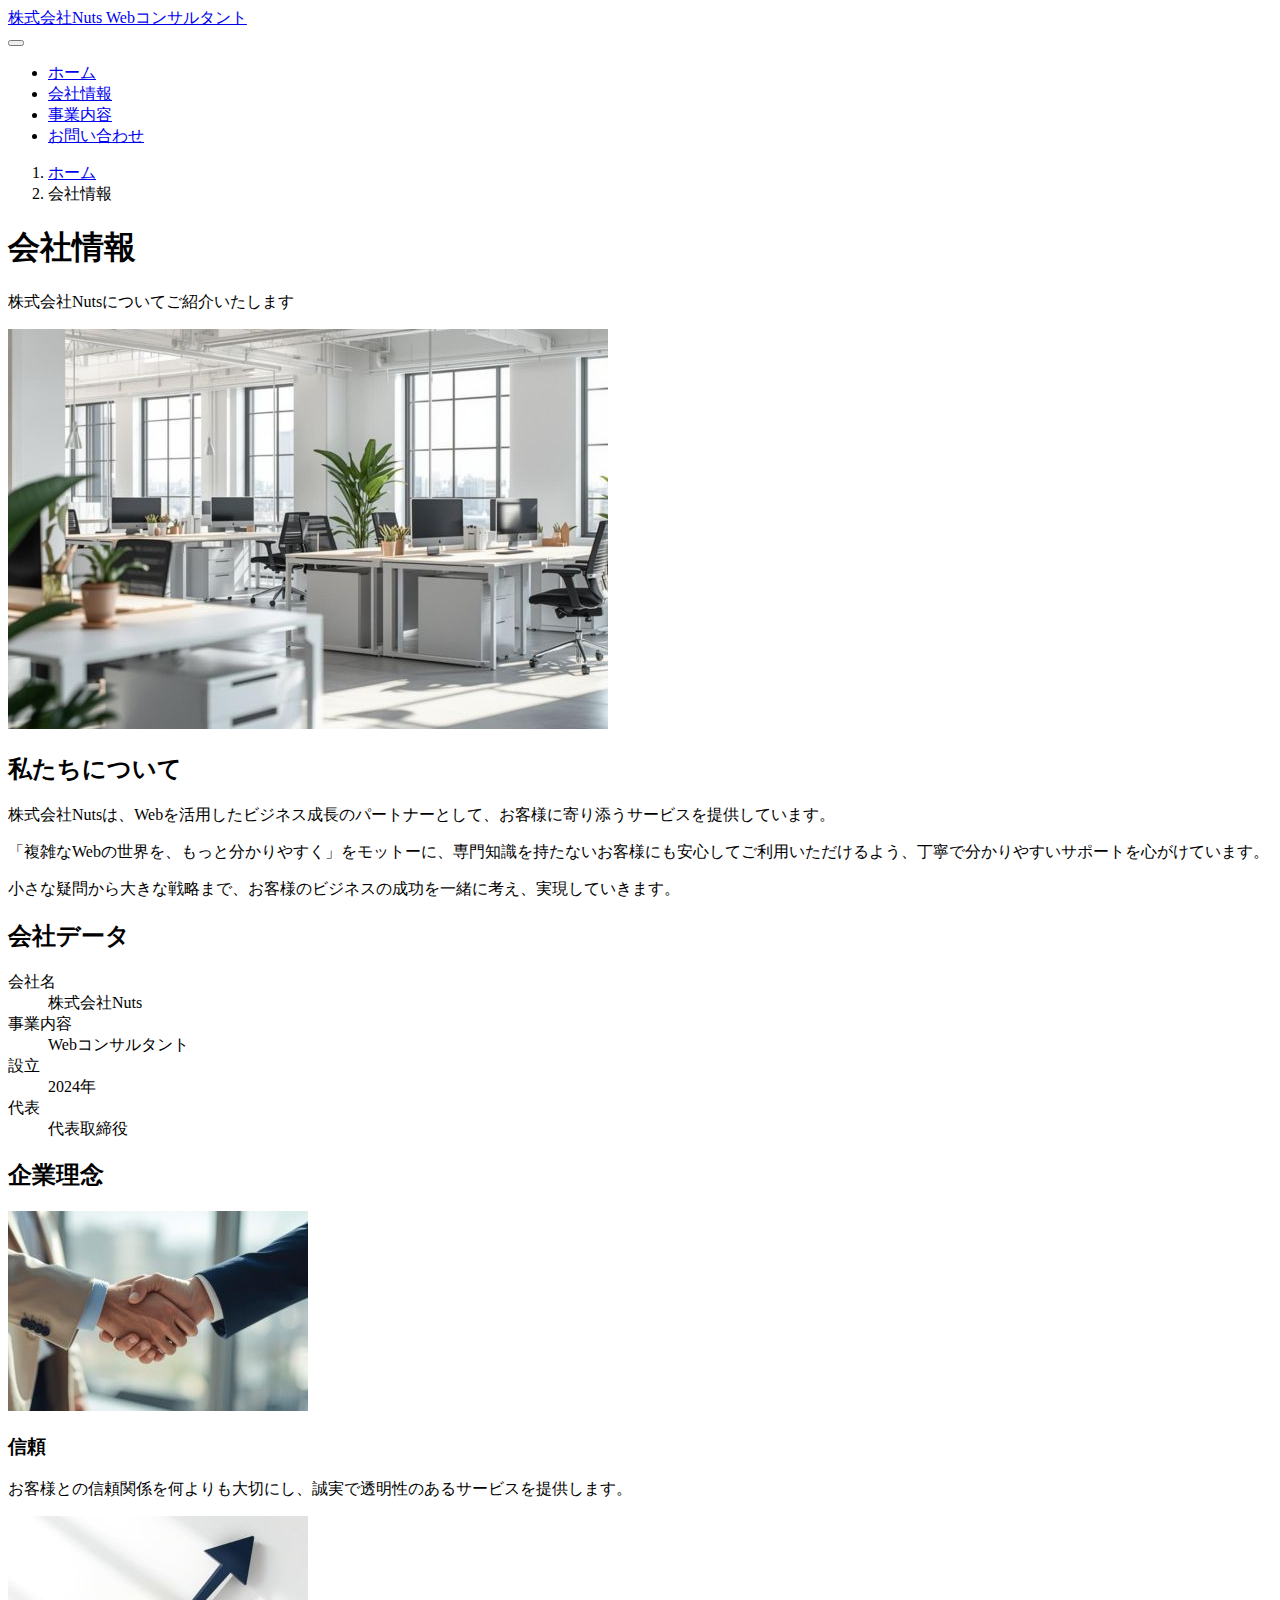
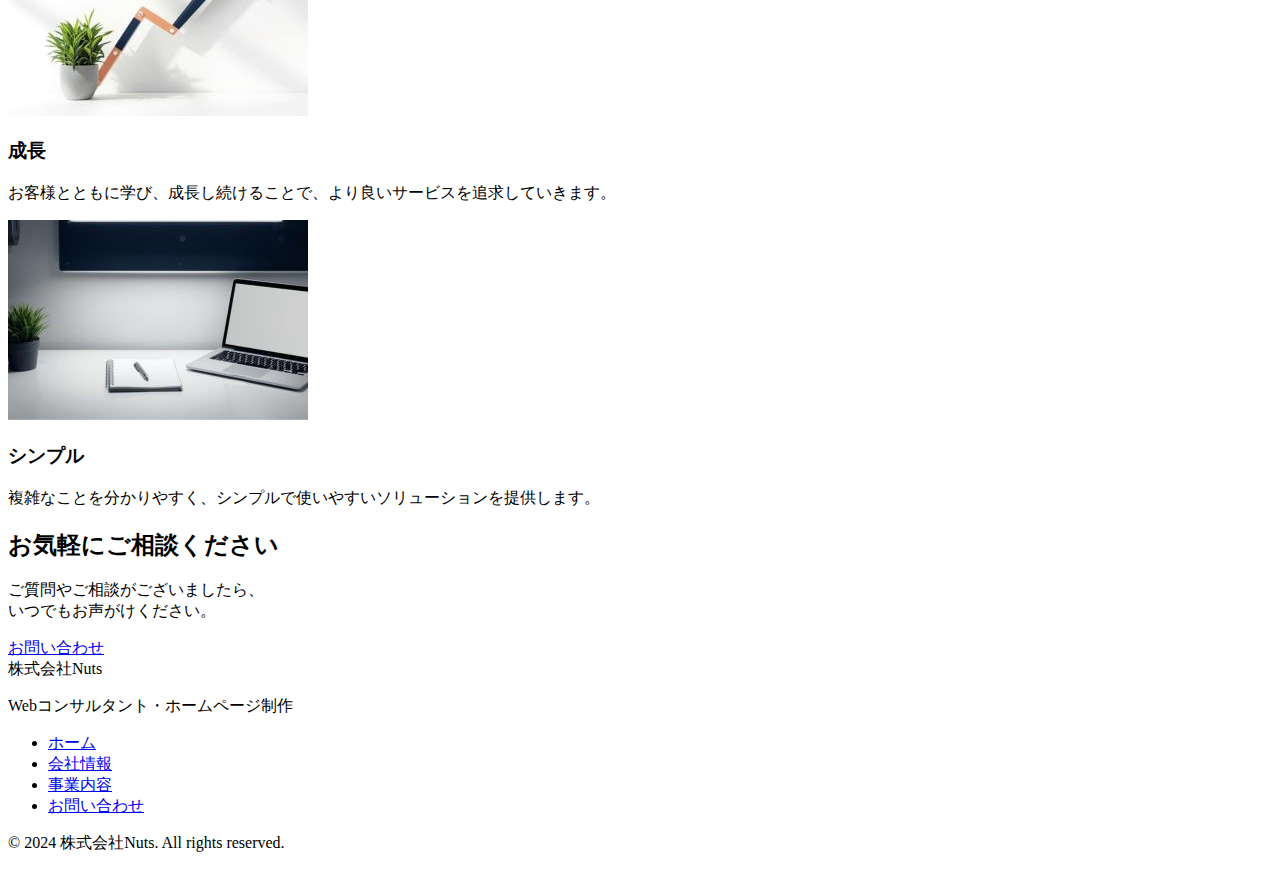
<file: nuts-about.html>
<!DOCTYPE html>
<html lang="ja">
<head>
    <meta charset="UTF-8">
    <meta name="viewport" content="width=device-width, initial-scale=1.0">
    
    <!-- SEO メタタグ -->
    <title>会社情報 | 株式会社Nuts</title>
    <meta name="description" content="株式会社Nutsの会社概要をご紹介。Webコンサルタントとして、お客様のビジネス成長をサポートしています。">
    <meta name="keywords" content="会社情報,株式会社Nuts,Webコンサルタント,企業概要">
    
    <!-- OGP -->
    <meta property="og:title" content="会社情報 | 株式会社Nuts">
    <meta property="og:description" content="株式会社Nutsの会社概要をご紹介。Webコンサルタントとして、お客様のビジネス成長をサポートしています。">
    <meta property="og:type" content="website">
    <meta property="og:url" content="https://your-username.github.io/nuts-corporate/about.html">
    <meta property="og:image" content="https://your-username.github.io/nuts-corporate/assets/img/og-image.jpg">
    <meta property="og:site_name" content="株式会社Nuts">
    <meta property="og:locale" content="ja_JP">
    
    <!-- Twitter Card -->
    <meta name="twitter:card" content="summary_large_image">
    <meta name="twitter:title" content="会社情報 | 株式会社Nuts">
    <meta name="twitter:description" content="株式会社Nutsの会社概要をご紹介。Webコンサルタントとして、お客様のビジネス成長をサポートしています。">
    <meta name="twitter:image" content="https://your-username.github.io/nuts-corporate/assets/img/og-image.jpg">
    
    <!-- Breadcrumb JSON-LD -->
    <script type="application/ld+json">
    {
        "@context": "https://schema.org",
        "@type": "BreadcrumbList",
        "itemListElement": [
            {
                "@type": "ListItem",
                "position": 1,
                "name": "ホーム",
                "item": "https://your-username.github.io/nuts-corporate/"
            },
            {
                "@type": "ListItem",
                "position": 2,
                "name": "会社情報",
                "item": "https://your-username.github.io/nuts-corporate/about.html"
            }
        ]
    }
    </script>
    
    <!-- Google Fonts -->
    <link rel="preconnect" href="https://fonts.googleapis.com">
    <link rel="preconnect" href="https://fonts.gstatic.com" crossorigin>
    <link href="https://fonts.googleapis.com/css2?family=Noto+Sans+JP:wght@300;400;500;700&display=swap" rel="stylesheet">
    
    <!-- CSS -->
    <link rel="stylesheet" href="assets/css/styles.css">
    
    <!-- Favicon -->
    <link rel="icon" href="data:image/svg+xml,<svg xmlns='http://www.w3.org/2000/svg' viewBox='0 0 100 100'><text y='.9em' font-size='90'>🌰</text></svg>">
</head>
<body>
    <!-- ヘッダー -->
    <header class="header" role="banner">
        <div class="container">
            <div class="header-content">
                <!-- ロゴ（テキスト） -->
                <div class="logo">
                    <a href="index.html" class="logo-link">
                        <span class="logo-text">株式会社Nuts</span>
                        <span class="logo-subtitle">Webコンサルタント</span>
                    </a>
                </div>
                
                <!-- モバイルメニューボタン -->
                <button class="mobile-menu-btn" aria-label="メニューを開く" aria-expanded="false">
                    <span class="hamburger-line"></span>
                    <span class="hamburger-line"></span>
                    <span class="hamburger-line"></span>
                </button>
                
                <!-- ナビゲーション -->
                <nav class="nav" role="navigation">
                    <ul class="nav-list">
                        <li class="nav-item">
                            <a href="index.html" class="nav-link">ホーム</a>
                        </li>
                        <li class="nav-item">
                            <a href="about.html" class="nav-link active" aria-current="page">会社情報</a>
                        </li>
                        <li class="nav-item">
                            <a href="services.html" class="nav-link">事業内容</a>
                        </li>
                        <li class="nav-item">
                            <a href="contact.html" class="nav-link">お問い合わせ</a>
                        </li>
                    </ul>
                </nav>
            </div>
        </div>
    </header>

    <!-- メイン -->
    <main role="main">
        <!-- パンくずナビ -->
        <nav class="breadcrumb" aria-label="現在位置">
            <div class="container">
                <ol class="breadcrumb-list">
                    <li class="breadcrumb-item">
                        <a href="index.html">ホーム</a>
                    </li>
                    <li class="breadcrumb-item" aria-current="page">
                        会社情報
                    </li>
                </ol>
            </div>
        </nav>

        <!-- ページヘッダー -->
        <section class="page-header" aria-labelledby="page-title">
            <div class="container">
                <h1 id="page-title" class="page-title">会社情報</h1>
                <p class="page-description">
                    株式会社Nutsについてご紹介いたします
                </p>
            </div>
        </section>

        <!-- 会社概要 -->
        <section class="company-overview" aria-labelledby="overview-title">
            <div class="container">
                <div class="content-wrapper">
                    <div class="content-image">
                        <picture>
                            <source media="(min-width: 768px)" srcset="assets/img/about-office.jpg">
                            <img src="assets/img/about-office-mobile.jpg" alt="明るいオフィス空間。デスクとパソコンが配置されたワークスペース" class="content-img">
                        </picture>
                    </div>
                    <div class="content-text">
                        <h2 id="overview-title" class="section-title">私たちについて</h2>
                        <p class="content-paragraph">
                            株式会社Nutsは、Webを活用したビジネス成長のパートナーとして、お客様に寄り添うサービスを提供しています。
                        </p>
                        <p class="content-paragraph">
                            「複雑なWebの世界を、もっと分かりやすく」をモットーに、専門知識を持たないお客様にも安心してご利用いただけるよう、丁寧で分かりやすいサポートを心がけています。
                        </p>
                        <p class="content-paragraph">
                            小さな疑問から大きな戦略まで、お客様のビジネスの成功を一緒に考え、実現していきます。
                        </p>
                    </div>
                </div>
            </div>
        </section>

        <!-- 会社データ -->
        <section class="company-data" aria-labelledby="data-title">
            <div class="container">
                <h2 id="data-title" class="section-title">会社データ</h2>
                
                <div class="data-grid">
                    <div class="data-item">
                        <dt class="data-label">会社名</dt>
                        <dd class="data-value">株式会社Nuts</dd>
                    </div>
                    <div class="data-item">
                        <dt class="data-label">事業内容</dt>
                        <dd class="data-value">Webコンサルタント</dd>
                    </div>
                    <div class="data-item">
                        <dt class="data-label">設立</dt>
                        <dd class="data-value">2024年</dd>
                    </div>
                    <div class="data-item">
                        <dt class="data-label">代表</dt>
                        <dd class="data-value">代表取締役</dd>
                    </div>
                </div>
            </div>
        </section>

        <!-- 企業理念 -->
        <section class="company-philosophy" aria-labelledby="philosophy-title">
            <div class="container">
                <h2 id="philosophy-title" class="section-title">企業理念</h2>
                
                <div class="philosophy-grid">
                    <div class="philosophy-item">
                        <div class="philosophy-icon">
                            <picture>
                                <img src="assets/img/philosophy-trust.jpg" alt="握手をする人々のイメージ。信頼関係を表現" class="philosophy-img">
                            </picture>
                        </div>
                        <h3 class="philosophy-title">信頼</h3>
                        <p class="philosophy-description">
                            お客様との信頼関係を何よりも大切にし、誠実で透明性のあるサービスを提供します。
                        </p>
                    </div>
                    
                    <div class="philosophy-item">
                        <div class="philosophy-icon">
                            <picture>
                                <img src="assets/img/philosophy-growth.jpg" alt="上向きの矢印と植物の成長のイメージ" class="philosophy-img">
                            </picture>
                        </div>
                        <h3 class="philosophy-title">成長</h3>
                        <p class="philosophy-description">
                            お客様とともに学び、成長し続けることで、より良いサービスを追求していきます。
                        </p>
                    </div>
                    
                    <div class="philosophy-item">
                        <div class="philosophy-icon">
                            <picture>
                                <img src="assets/img/philosophy-simplicity.jpg" alt="シンプルで整理されたデスク環境のイメージ" class="philosophy-img">
                            </picture>
                        </div>
                        <h3 class="philosophy-title">シンプル</h3>
                        <p class="philosophy-description">
                            複雑なことを分かりやすく、シンプルで使いやすいソリューションを提供します。
                        </p>
                    </div>
                </div>
            </div>
        </section>

        <!-- CTA -->
        <section class="cta" aria-labelledby="cta-title">
            <div class="container">
                <div class="cta-content">
                    <h2 id="cta-title" class="cta-title">
                        お気軽にご相談ください
                    </h2>
                    <p class="cta-description">
                        ご質問やご相談がございましたら、<br>
                        いつでもお声がけください。
                    </p>
                    <a href="contact.html" class="btn btn-primary btn-large">お問い合わせ</a>
                </div>
            </div>
        </section>
    </main>

    <!-- フッター -->
    <footer class="footer" role="contentinfo">
        <div class="container">
            <div class="footer-content">
                <div class="footer-info">
                    <div class="footer-logo">
                        <span class="logo-text">株式会社Nuts</span>
                    </div>
                    <p class="footer-description">
                        Webコンサルタント・ホームページ制作
                    </p>
                </div>
                
                <nav class="footer-nav">
                    <ul class="footer-nav-list">
                        <li><a href="index.html" class="footer-nav-link">ホーム</a></li>
                        <li><a href="about.html" class="footer-nav-link">会社情報</a></li>
                        <li><a href="services.html" class="footer-nav-link">事業内容</a></li>
                        <li><a href="contact.html" class="footer-nav-link">お問い合わせ</a></li>
                    </ul>
                </nav>
            </div>
            
            <div class="footer-bottom">
                <p class="copyright">© 2024 株式会社Nuts. All rights reserved.</p>
            </div>
        </div>
    </footer>

    <!-- JavaScript -->
    <script src="assets/js/main.js"></script>
</body>
</html>
</file>
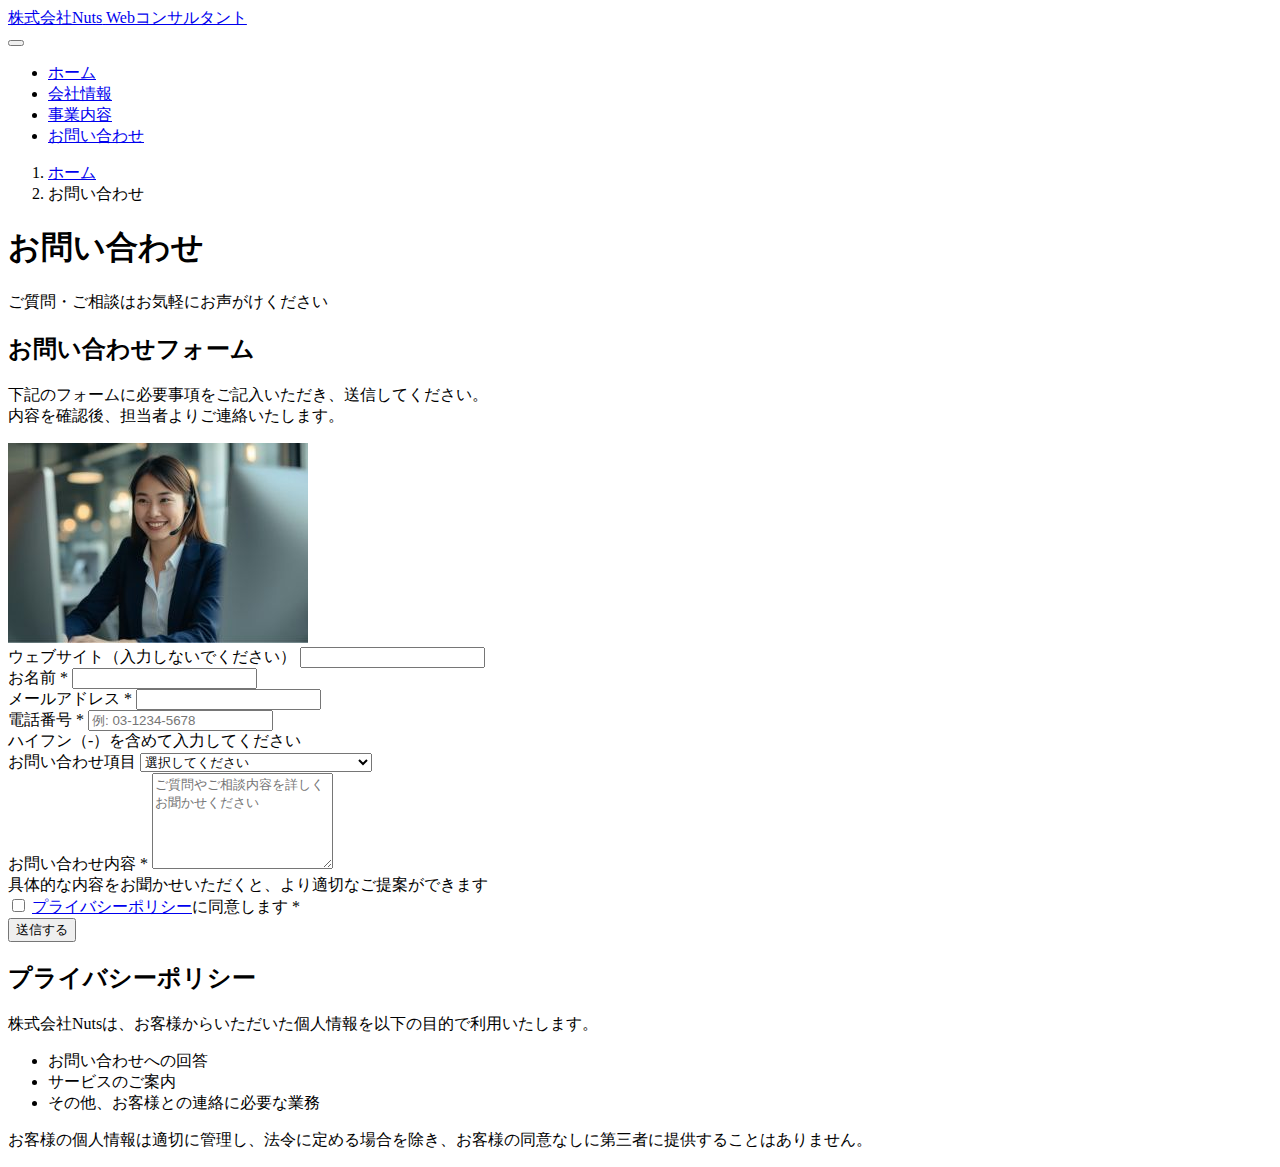
<file: nuts-contact.html>
<!DOCTYPE html>
<html lang="ja">
<head>
    <meta charset="UTF-8">
    <meta name="viewport" content="width=device-width, initial-scale=1.0">
    
    <!-- SEO メタタグ -->
    <title>お問い合わせ | 株式会社Nuts</title>
    <meta name="description" content="株式会社Nutsへのお問い合わせはこちらから。Web販促コンサルティング・ホームページ制作のご相談を承ります。">
    <meta name="keywords" content="お問い合わせ,相談,株式会社Nuts,Webコンサルティング,ホームページ制作">
    
    <!-- OGP -->
    <meta property="og:title" content="お問い合わせ | 株式会社Nuts">
    <meta property="og:description" content="Web販促コンサルティング・ホームページ制作のご相談を承ります。お気軽にお問い合わせください。">
    <meta property="og:type" content="website">
    <meta property="og:url" content="https://your-username.github.io/nuts-corporate/contact.html">
    <meta property="og:image" content="https://your-username.github.io/nuts-corporate/assets/img/og-image.jpg">
    <meta property="og:site_name" content="株式会社Nuts">
    <meta property="og:locale" content="ja_JP">
    
    <!-- Twitter Card -->
    <meta name="twitter:card" content="summary_large_image">
    <meta name="twitter:title" content="お問い合わせ | 株式会社Nuts">
    <meta name="twitter:description" content="Web販促コンサルティング・ホームページ制作のご相談を承ります。お気軽にお問い合わせください。">
    <meta name="twitter:image" content="https://your-username.github.io/nuts-corporate/assets/img/og-image.jpg">
    
    <!-- Breadcrumb JSON-LD -->
    <script type="application/ld+json">
    {
        "@context": "https://schema.org",
        "@type": "BreadcrumbList",
        "itemListElement": [
            {
                "@type": "ListItem",
                "position": 1,
                "name": "ホーム",
                "item": "https://your-username.github.io/nuts-corporate/"
            },
            {
                "@type": "ListItem",
                "position": 2,
                "name": "お問い合わせ",
                "item": "https://your-username.github.io/nuts-corporate/contact.html"
            }
        ]
    }
    </script>
    
    <!-- Google Fonts -->
    <link rel="preconnect" href="https://fonts.googleapis.com">
    <link rel="preconnect" href="https://fonts.gstatic.com" crossorigin>
    <link href="https://fonts.googleapis.com/css2?family=Noto+Sans+JP:wght@300;400;500;700&display=swap" rel="stylesheet">
    
    <!-- CSS -->
    <link rel="stylesheet" href="assets/css/styles.css">
    
    <!-- Favicon -->
    <link rel="icon" href="data:image/svg+xml,<svg xmlns='http://www.w3.org/2000/svg' viewBox='0 0 100 100'><text y='.9em' font-size='90'>🌰</text></svg>">
</head>
<body>
    <!-- ヘッダー -->
    <header class="header" role="banner">
        <div class="container">
            <div class="header-content">
                <!-- ロゴ（テキスト） -->
                <div class="logo">
                    <a href="index.html" class="logo-link">
                        <span class="logo-text">株式会社Nuts</span>
                        <span class="logo-subtitle">Webコンサルタント</span>
                    </a>
                </div>
                
                <!-- モバイルメニューボタン -->
                <button class="mobile-menu-btn" aria-label="メニューを開く" aria-expanded="false">
                    <span class="hamburger-line"></span>
                    <span class="hamburger-line"></span>
                    <span class="hamburger-line"></span>
                </button>
                
                <!-- ナビゲーション -->
                <nav class="nav" role="navigation">
                    <ul class="nav-list">
                        <li class="nav-item">
                            <a href="index.html" class="nav-link">ホーム</a>
                        </li>
                        <li class="nav-item">
                            <a href="about.html" class="nav-link">会社情報</a>
                        </li>
                        <li class="nav-item">
                            <a href="services.html" class="nav-link">事業内容</a>
                        </li>
                        <li class="nav-item">
                            <a href="contact.html" class="nav-link active" aria-current="page">お問い合わせ</a>
                        </li>
                    </ul>
                </nav>
            </div>
        </div>
    </header>

    <!-- メイン -->
    <main role="main">
        <!-- パンくずナビ -->
        <nav class="breadcrumb" aria-label="現在位置">
            <div class="container">
                <ol class="breadcrumb-list">
                    <li class="breadcrumb-item">
                        <a href="index.html">ホーム</a>
                    </li>
                    <li class="breadcrumb-item" aria-current="page">
                        お問い合わせ
                    </li>
                </ol>
            </div>
        </nav>

        <!-- ページヘッダー -->
        <section class="page-header" aria-labelledby="page-title">
            <div class="container">
                <h1 id="page-title" class="page-title">お問い合わせ</h1>
                <p class="page-description">
                    ご質問・ご相談はお気軽にお声がけください
                </p>
            </div>
        </section>

        <!-- お問い合わせフォーム -->
        <section class="contact-form" aria-labelledby="form-title">
            <div class="container">
                <div class="form-wrapper">
                    <div class="form-intro">
                        <h2 id="form-title" class="section-title">お問い合わせフォーム</h2>
                        <p class="form-description">
                            下記のフォームに必要事項をご記入いただき、送信してください。<br>
                            内容を確認後、担当者よりご連絡いたします。
                        </p>
                        
                        <div class="contact-info">
                            <picture>
                                <img src="assets/img/contact-support.jpg" alt="笑顔でパソコンに向かうサポートスタッフ。親身な対応のイメージ" class="contact-img">
                            </picture>
                        </div>
                    </div>
                    
                    <!-- 
                        フォームの設定について:
                        1. 簡易版（mailto）: そのまま使用
                        2. Formspree版: action属性を以下に変更
                           action="https://formspree.io/f/{YOUR_FORM_ID}"
                           method="POST"
                    -->
                    <form class="contact-form-element" action="mailto:info@nuts-corp.example.com" method="post" enctype="text/plain" novalidate>
                        <!-- ハニーポット（スパム対策） -->
                        <div class="honeypot" aria-hidden="true">
                            <label for="website">ウェブサイト（入力しないでください）</label>
                            <input type="text" id="website" name="website" tabindex="-1" autocomplete="off">
                        </div>
                        
                        <div class="form-group">
                            <label for="name" class="form-label">
                                お名前 <span class="required">*</span>
                            </label>
                            <input 
                                type="text" 
                                id="name" 
                                name="name" 
                                class="form-input" 
                                required 
                                aria-describedby="name-error"
                                aria-invalid="false"
                            >
                            <div id="name-error" class="error-message" role="alert"></div>
                        </div>
                        
                        <div class="form-group">
                            <label for="email" class="form-label">
                                メールアドレス <span class="required">*</span>
                            </label>
                            <input 
                                type="email" 
                                id="email" 
                                name="email" 
                                class="form-input" 
                                required 
                                aria-describedby="email-error"
                                aria-invalid="false"
                            >
                            <div id="email-error" class="error-message" role="alert"></div>
                        </div>
                        
                        <div class="form-group">
                            <label for="phone" class="form-label">
                                電話番号 <span class="required">*</span>
                            </label>
                            <input 
                                type="tel" 
                                id="phone" 
                                name="phone" 
                                class="form-input" 
                                required 
                                aria-describedby="phone-error phone-help"
                                aria-invalid="false"
                                placeholder="例: 03-1234-5678"
                            >
                            <div id="phone-help" class="form-help">
                                ハイフン（-）を含めて入力してください
                            </div>
                            <div id="phone-error" class="error-message" role="alert"></div>
                        </div>
                        
                        <div class="form-group">
                            <label for="subject" class="form-label">
                                お問い合わせ項目
                            </label>
                            <select id="subject" name="subject" class="form-select">
                                <option value="">選択してください</option>
                                <option value="web-consulting">Web販促コンサルティングについて</option>
                                <option value="website-creation">ホームページ制作について</option>
                                <option value="estimate">お見積りについて</option>
                                <option value="other">その他</option>
                            </select>
                        </div>
                        
                        <div class="form-group">
                            <label for="message" class="form-label">
                                お問い合わせ内容 <span class="required">*</span>
                            </label>
                            <textarea 
                                id="message" 
                                name="message" 
                                class="form-textarea" 
                                rows="6" 
                                required 
                                aria-describedby="message-error message-help"
                                aria-invalid="false"
                                placeholder="ご質問やご相談内容を詳しくお聞かせください"
                            ></textarea>
                            <div id="message-help" class="form-help">
                                具体的な内容をお聞かせいただくと、より適切なご提案ができます
                            </div>
                            <div id="message-error" class="error-message" role="alert"></div>
                        </div>
                        
                        <div class="form-privacy">
                            <label class="checkbox-label">
                                <input type="checkbox" id="privacy" name="privacy" required class="checkbox-input" aria-describedby="privacy-error">
                                <span class="checkbox-mark" aria-hidden="true"></span>
                                <span class="checkbox-text">
                                    <a href="#privacy-policy" class="privacy-link">プライバシーポリシー</a>に同意します <span class="required">*</span>
                                </span>
                            </label>
                            <div id="privacy-error" class="error-message" role="alert"></div>
                        </div>
                        
                        <div class="form-submit">
                            <button type="submit" class="btn btn-primary btn-large" id="submit-btn">
                                送信する
                            </button>
                        </div>
                    </form>
                </div>
            </div>
        </section>

        <!-- プライバシーポリシー -->
        <section class="privacy-policy" id="privacy-policy" aria-labelledby="privacy-title">
            <div class="container">
                <h2 id="privacy-title" class="section-title">プライバシーポリシー</h2>
                <div class="privacy-content">
                    <p class="privacy-text">
                        株式会社Nutsは、お客様からいただいた個人情報を以下の目的で利用いたします。
                    </p>
                    <ul class="privacy-list">
                        <li>お問い合わせへの回答</li>
                        <li>サービスのご案内</li>
                        <li>その他、お客様との連絡に必要な業務</li>
                    </ul>
                    <p class="privacy-text">
                        お客様の個人情報は適切に管理し、法令に定める場合を除き、お客様の同意なしに第三者に提供することはありません。
                    </p>
                </div>
            </div>
        </section>
    </main>

    <!-- フッター -->
    <footer class="footer" role="contentinfo">
        <div class="container">
            <div class="footer-content">
                <div class="footer-info">
                    <div class="footer-logo">
                        <span
</file>
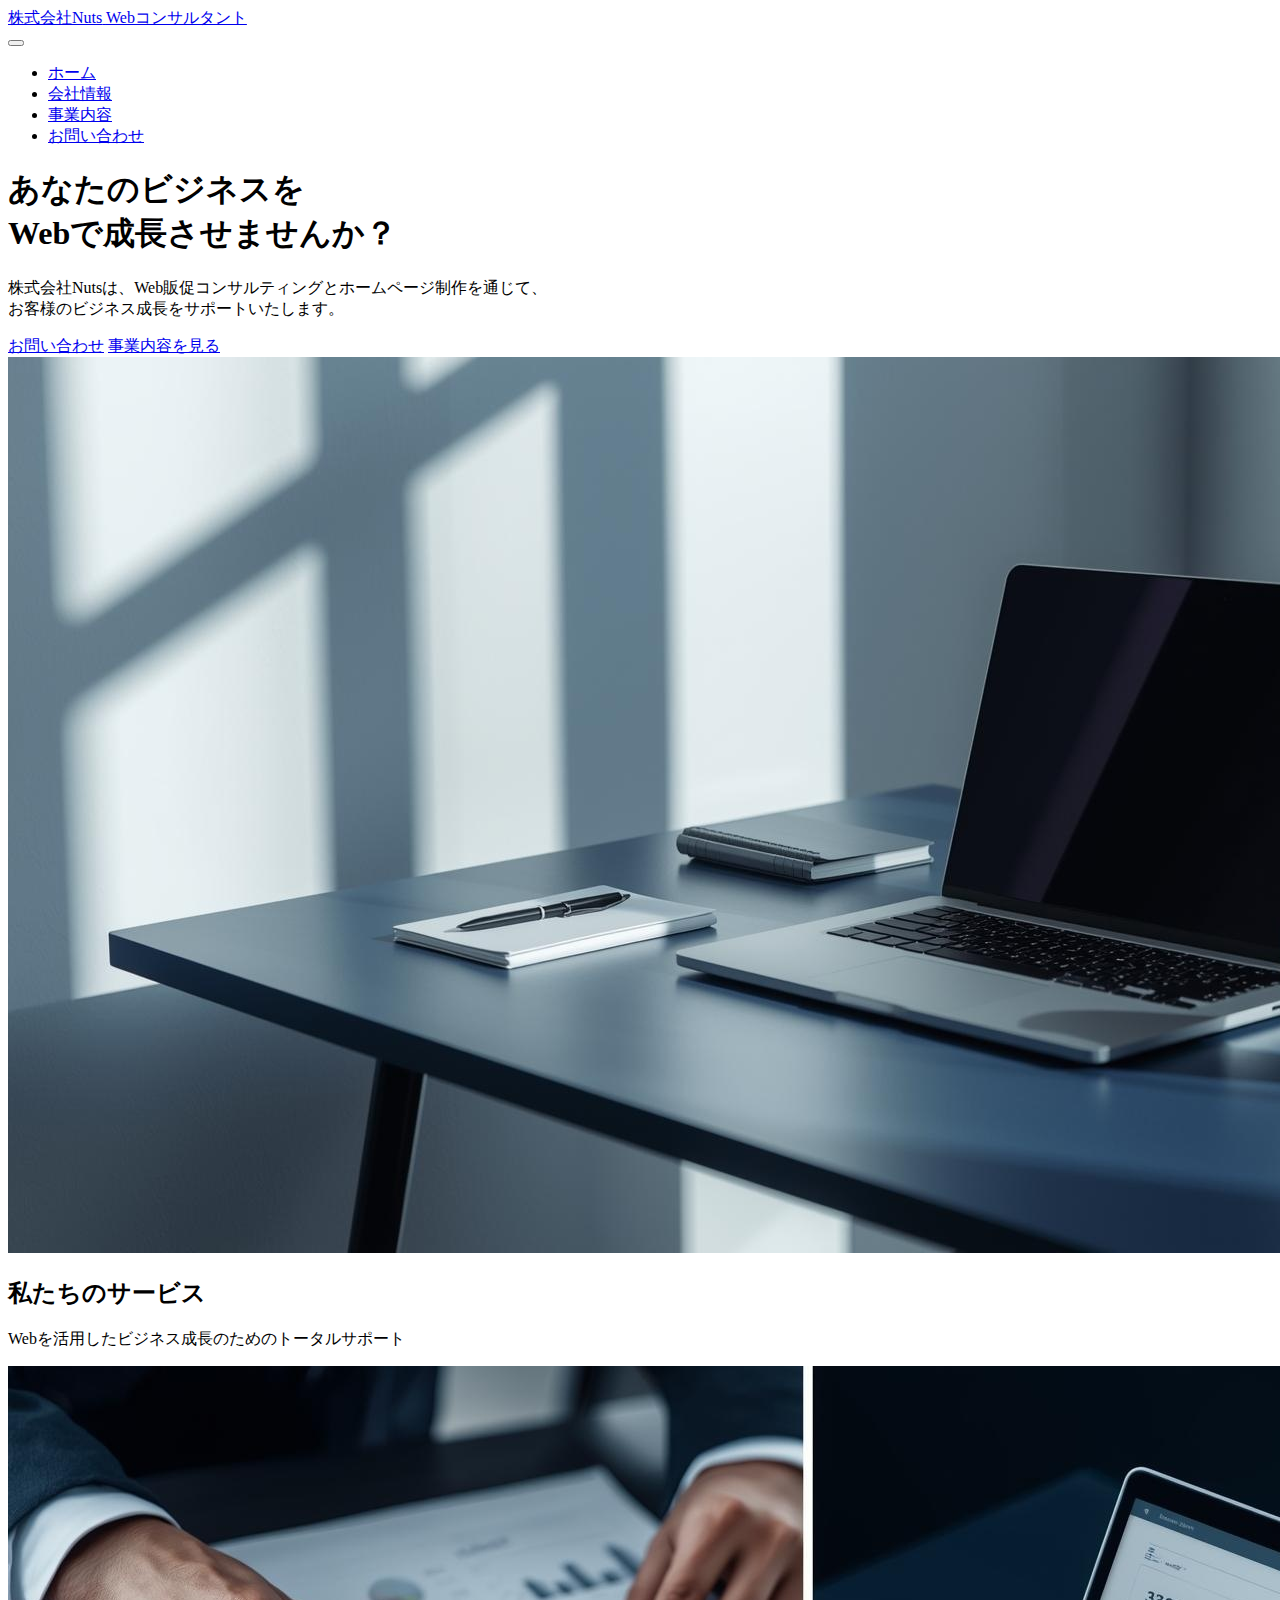
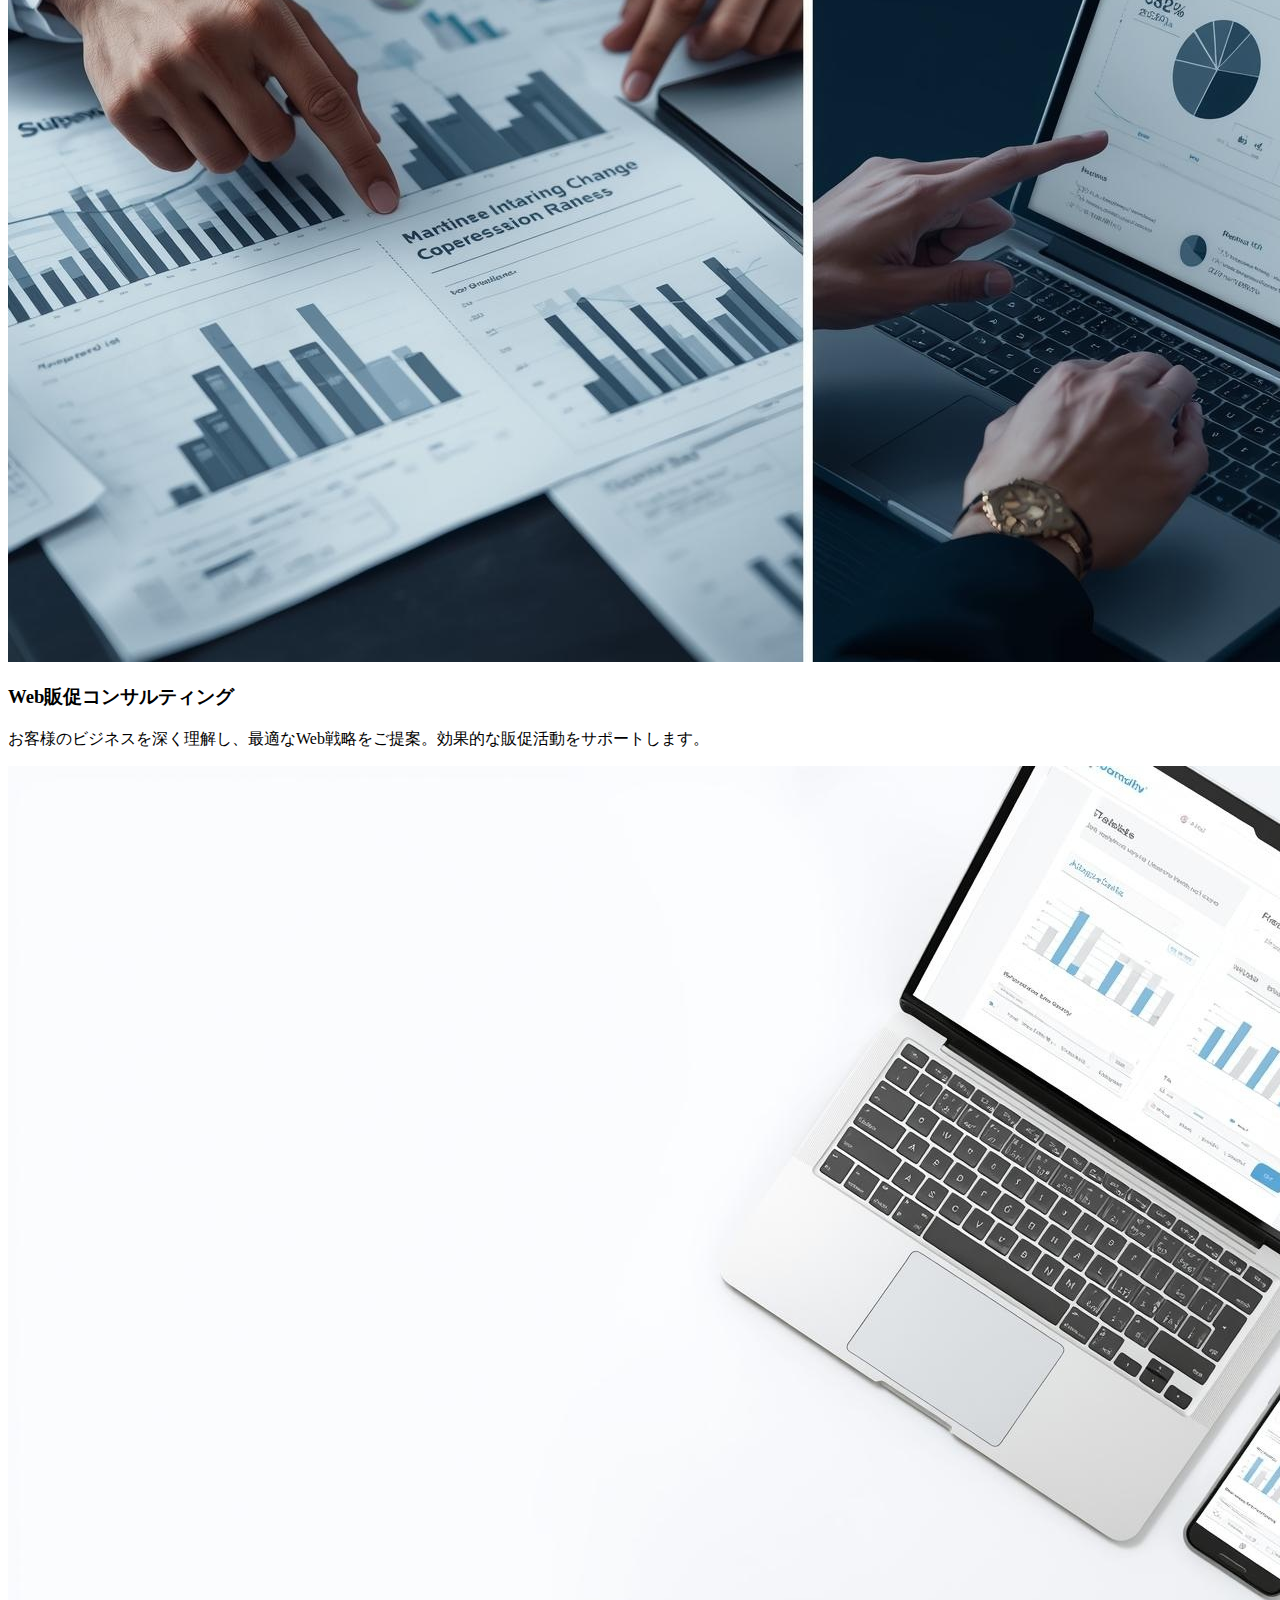
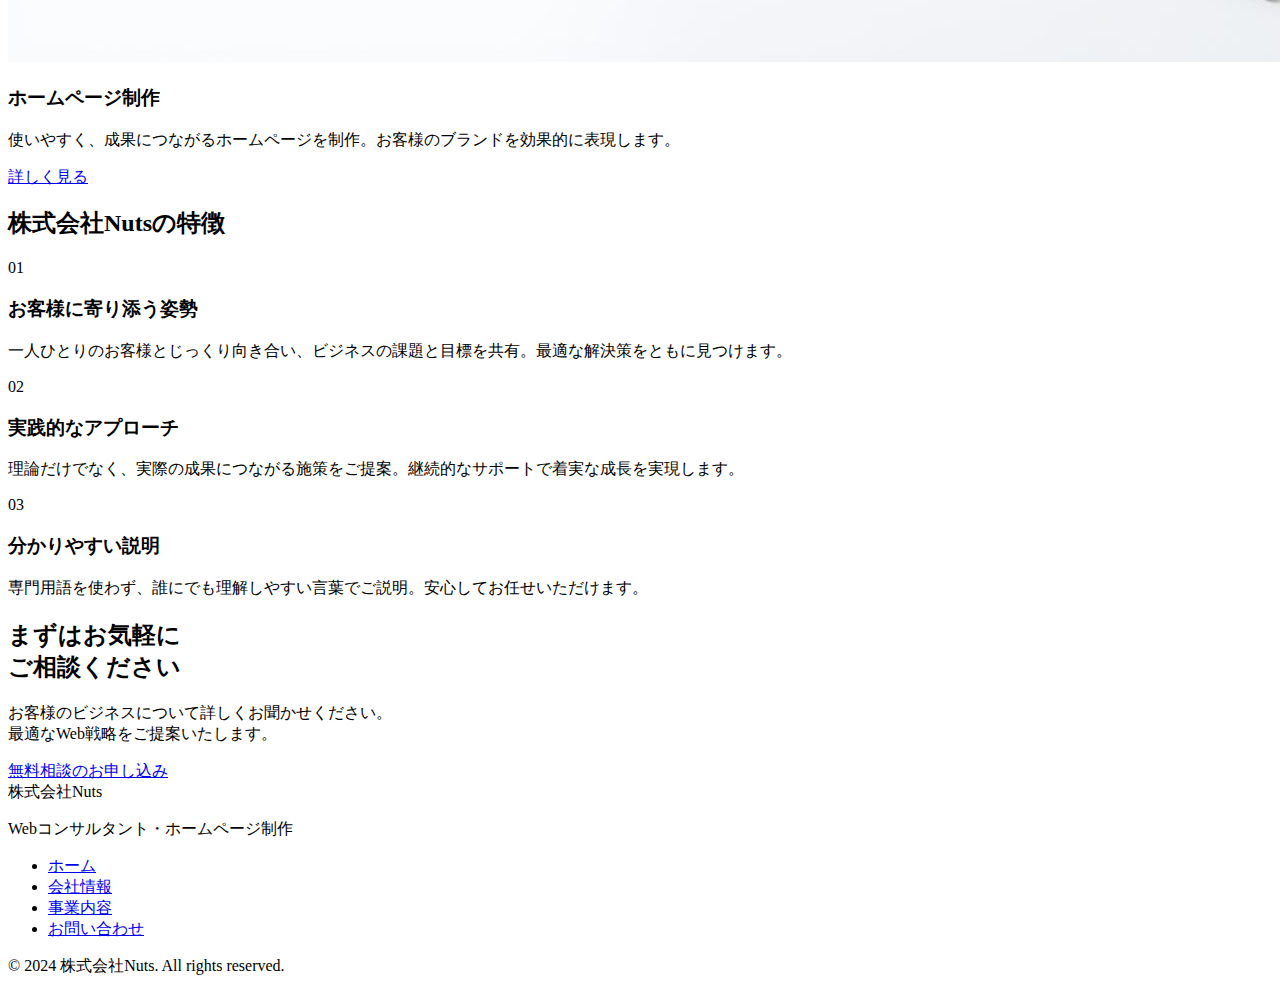
<file: nuts-index.html>
<!DOCTYPE html>
<html lang="ja">
<head>
    <meta charset="UTF-8">
    <meta name="viewport" content="width=device-width, initial-scale=1.0">
    
    <!-- SEO メタタグ -->
    <title>株式会社Nuts | Webコンサルタント・ホームページ制作</title>
    <meta name="description" content="株式会社Nutsは、Web販促コンサルティングとホームページ制作を通じて、お客様のビジネス成長をサポートいたします。">
    <meta name="keywords" content="Webコンサルタント,ホームページ制作,Web販促,マーケティング,東京">
    
    <!-- OGP -->
    <meta property="og:title" content="株式会社Nuts | Webコンサルタント・ホームページ制作">
    <meta property="og:description" content="Web販促コンサルティングとホームページ制作を通じて、お客様のビジネス成長をサポートいたします。">
    <meta property="og:type" content="website">
    <meta property="og:url" content="https://your-username.github.io/nuts-corporate/">
    <meta property="og:image" content="https://your-username.github.io/nuts-corporate/assets/img/og-image.jpg">
    <meta property="og:site_name" content="株式会社Nuts">
    <meta property="og:locale" content="ja_JP">
    
    <!-- Twitter Card -->
    <meta name="twitter:card" content="summary_large_image">
    <meta name="twitter:title" content="株式会社Nuts | Webコンサルタント・ホームページ制作">
    <meta name="twitter:description" content="Web販促コンサルティングとホームページ制作を通じて、お客様のビジネス成長をサポートいたします。">
    <meta name="twitter:image" content="https://your-username.github.io/nuts-corporate/assets/img/og-image.jpg">
    
    <!-- JSON-LD 構造化データ -->
    <script type="application/ld+json">
    {
        "@context": "https://schema.org",
        "@type": "Organization",
        "name": "株式会社Nuts",
        "url": "https://your-username.github.io/nuts-corporate/",
        "description": "Webコンサルタント・ホームページ制作",
        "foundingDate": "2024",
        "contactPoint": {
            "@type": "ContactPoint",
            "contactType": "営業",
            "availableLanguage": "Japanese"
        },
        "sameAs": []
    }
    </script>
    
    <!-- Breadcrumb JSON-LD -->
    <script type="application/ld+json">
    {
        "@context": "https://schema.org",
        "@type": "BreadcrumbList",
        "itemListElement": [
            {
                "@type": "ListItem",
                "position": 1,
                "name": "ホーム",
                "item": "https://your-username.github.io/nuts-corporate/"
            }
        ]
    }
    </script>
    
    <!-- Google Fonts -->
    <link rel="preconnect" href="https://fonts.googleapis.com">
    <link rel="preconnect" href="https://fonts.gstatic.com" crossorigin>
    <link href="https://fonts.googleapis.com/css2?family=Noto+Sans+JP:wght@300;400;500;700&display=swap" rel="stylesheet">
    
    <!-- CSS -->
    <link rel="stylesheet" href="assets/css/styles.css">
    
    <!-- Favicon -->
    <link rel="icon" href="data:image/svg+xml,<svg xmlns='http://www.w3.org/2000/svg' viewBox='0 0 100 100'><text y='.9em' font-size='90'>🌰</text></svg>">
</head>
<body>
    <!-- ヘッダー -->
    <header class="header" role="banner">
        <div class="container">
            <div class="header-content">
                <!-- ロゴ（テキスト） -->
                <div class="logo">
                    <a href="index.html" class="logo-link">
                        <span class="logo-text">株式会社Nuts</span>
                        <span class="logo-subtitle">Webコンサルタント</span>
                    </a>
                </div>
                
                <!-- モバイルメニューボタン -->
                <button class="mobile-menu-btn" aria-label="メニューを開く" aria-expanded="false">
                    <span class="hamburger-line"></span>
                    <span class="hamburger-line"></span>
                    <span class="hamburger-line"></span>
                </button>
                
                <!-- ナビゲーション -->
                <nav class="nav" role="navigation">
                    <ul class="nav-list">
                        <li class="nav-item">
                            <a href="index.html" class="nav-link active" aria-current="page">ホーム</a>
                        </li>
                        <li class="nav-item">
                            <a href="about.html" class="nav-link">会社情報</a>
                        </li>
                        <li class="nav-item">
                            <a href="services.html" class="nav-link">事業内容</a>
                        </li>
                        <li class="nav-item">
                            <a href="contact.html" class="nav-link">お問い合わせ</a>
                        </li>
                    </ul>
                </nav>
            </div>
        </div>
    </header>

    <!-- メイン -->
    <main role="main">
        <!-- ヒーローセクション -->
        <section class="hero" aria-labelledby="hero-title">
            <div class="container">
                <div class="hero-content">
                    <div class="hero-text">
                        <h1 id="hero-title" class="hero-title">
                            あなたのビジネスを<br>
                            <span class="text-accent">Webで成長</span>させませんか？
                        </h1>
                        <p class="hero-description">
                            株式会社Nutsは、Web販促コンサルティングとホームページ制作を通じて、<br>
                            お客様のビジネス成長をサポートいたします。
                        </p>
                        <div class="hero-actions">
                            <a href="contact.html" class="btn btn-primary">お問い合わせ</a>
                            <a href="services.html" class="btn btn-secondary">事業内容を見る</a>
                        </div>
                    </div>
                    <div class="hero-image">
                        <!-- レスポンシブ画像のプレースホルダ -->
                        <picture>
                            <source media="(min-width: 768px)" srcset="assets/img/hero-desktop.jpg">
                            <source media="(min-width: 480px)" srcset="assets/img/hero-tablet.jpg">
                            <img src="assets/img/hero-mobile.jpg" alt="パソコンを使って作業する人の手元。Web制作やマーケティングのイメージ" class="hero-img">
                        </picture>
                    </div>
                </div>
            </div>
        </section>

        <!-- サービス概要 -->
        <section class="services-preview" aria-labelledby="services-title">
            <div class="container">
                <h2 id="services-title" class="section-title">私たちのサービス</h2>
                <p class="section-description">
                    Webを活用したビジネス成長のためのトータルサポート
                </p>
                
                <div class="services-grid">
                    <div class="service-card">
                        <div class="service-icon">
                            <picture>
                                <img src="assets/img/service-consulting.jpg" alt="グラフと資料を使ったコンサルティングのイメージ" class="service-img">
                            </picture>
                        </div>
                        <h3 class="service-title">Web販促コンサルティング</h3>
                        <p class="service-description">
                            お客様のビジネスを深く理解し、最適なWeb戦略をご提案。効果的な販促活動をサポートします。
                        </p>
                    </div>
                    
                    <div class="service-card">
                        <div class="service-icon">
                            <picture>
                                <img src="assets/img/service-website.jpg" alt="レスポンシブなWebサイトのデザインイメージ" class="service-img">
                            </picture>
                        </div>
                        <h3 class="service-title">ホームページ制作</h3>
                        <p class="service-description">
                            使いやすく、成果につながるホームページを制作。お客様のブランドを効果的に表現します。
                        </p>
                    </div>
                </div>
                
                <div class="text-center">
                    <a href="services.html" class="btn btn-outline">詳しく見る</a>
                </div>
            </div>
        </section>

        <!-- 特徴 -->
        <section class="features" aria-labelledby="features-title">
            <div class="container">
                <h2 id="features-title" class="section-title">株式会社Nutsの特徴</h2>
                
                <div class="features-grid">
                    <div class="feature-item">
                        <div class="feature-number">01</div>
                        <h3 class="feature-title">お客様に寄り添う姿勢</h3>
                        <p class="feature-description">
                            一人ひとりのお客様とじっくり向き合い、ビジネスの課題と目標を共有。最適な解決策をともに見つけます。
                        </p>
                    </div>
                    
                    <div class="feature-item">
                        <div class="feature-number">02</div>
                        <h3 class="feature-title">実践的なアプローチ</h3>
                        <p class="feature-description">
                            理論だけでなく、実際の成果につながる施策をご提案。継続的なサポートで着実な成長を実現します。
                        </p>
                    </div>
                    
                    <div class="feature-item">
                        <div class="feature-number">03</div>
                        <h3 class="feature-title">分かりやすい説明</h3>
                        <p class="feature-description">
                            専門用語を使わず、誰にでも理解しやすい言葉でご説明。安心してお任せいただけます。
                        </p>
                    </div>
                </div>
            </div>
        </section>

        <!-- CTA -->
        <section class="cta" aria-labelledby="cta-title">
            <div class="container">
                <div class="cta-content">
                    <h2 id="cta-title" class="cta-title">
                        まずはお気軽に<br>ご相談ください
                    </h2>
                    <p class="cta-description">
                        お客様のビジネスについて詳しくお聞かせください。<br>
                        最適なWeb戦略をご提案いたします。
                    </p>
                    <a href="contact.html" class="btn btn-primary btn-large">無料相談のお申し込み</a>
                </div>
            </div>
        </section>
    </main>

    <!-- フッター -->
    <footer class="footer" role="contentinfo">
        <div class="container">
            <div class="footer-content">
                <div class="footer-info">
                    <div class="footer-logo">
                        <span class="logo-text">株式会社Nuts</span>
                    </div>
                    <p class="footer-description">
                        Webコンサルタント・ホームページ制作
                    </p>
                </div>
                
                <nav class="footer-nav">
                    <ul class="footer-nav-list">
                        <li><a href="index.html" class="footer-nav-link">ホーム</a></li>
                        <li><a href="about.html" class="footer-nav-link">会社情報</a></li>
                        <li><a href="services.html" class="footer-nav-link">事業内容</a></li>
                        <li><a href="contact.html" class="footer-nav-link">お問い合わせ</a></li>
                    </ul>
                </nav>
            </div>
            
            <div class="footer-bottom">
                <p class="copyright">© 2024 株式会社Nuts. All rights reserved.</p>
            </div>
        </div>
    </footer>

    <!-- JavaScript -->
    <script src="assets/js/main.js"></script>
</body>
</html>
</file>
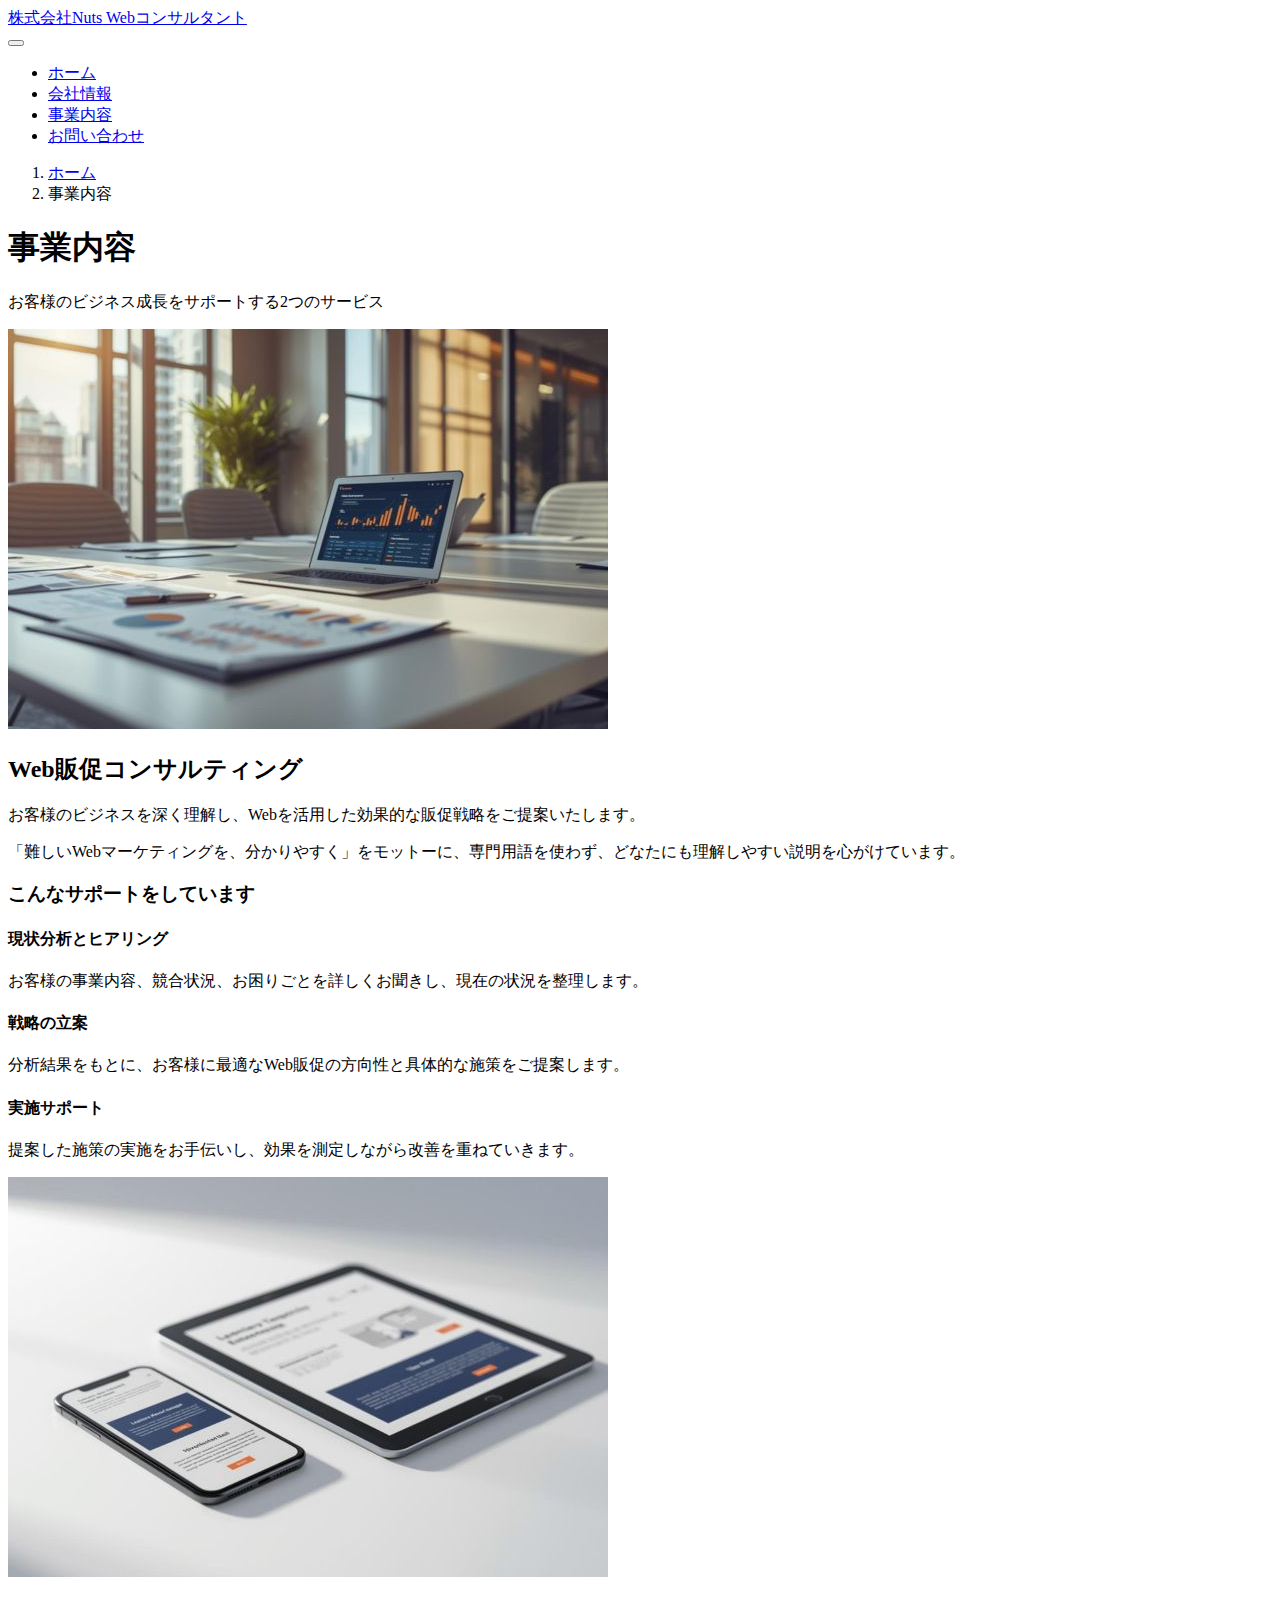
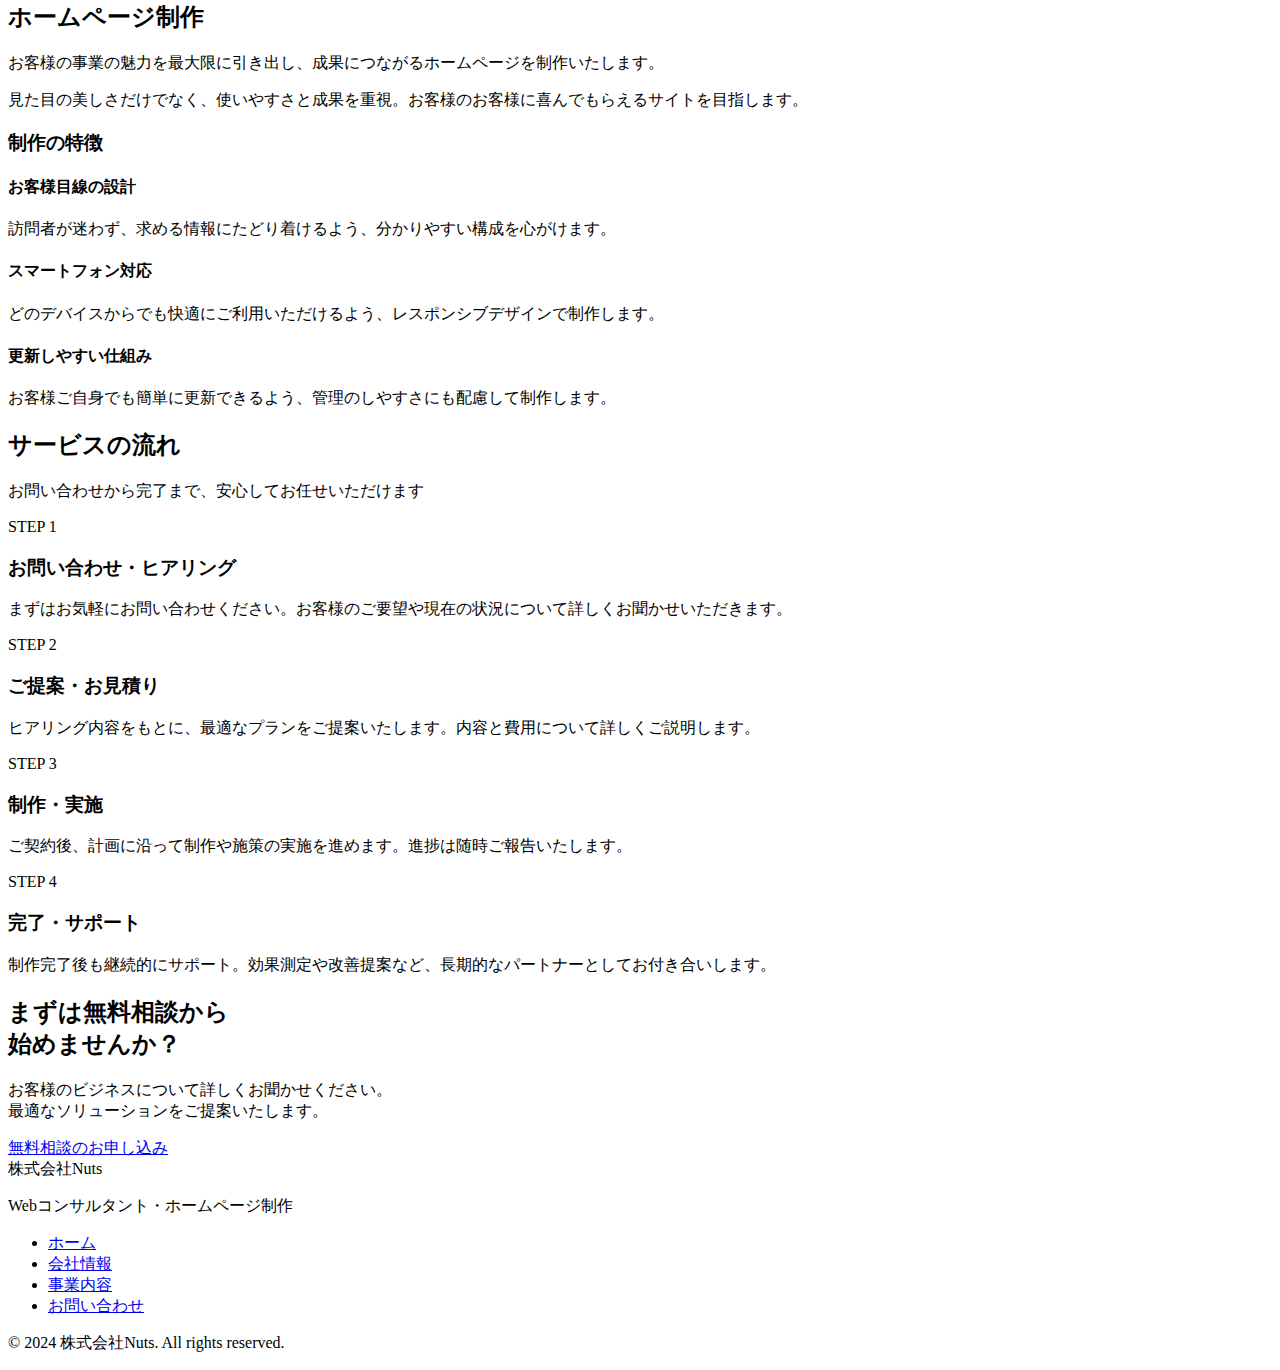
<file: nuts-services.html>
<!DOCTYPE html>
<html lang="ja">
<head>
    <meta charset="UTF-8">
    <meta name="viewport" content="width=device-width, initial-scale=1.0">
    
    <!-- SEO メタタグ -->
    <title>事業内容 | 株式会社Nuts</title>
    <meta name="description" content="株式会社Nutsの事業内容をご紹介。Web販促コンサルティングとホームページ制作で、お客様のビジネス成長をサポートします。">
    <meta name="keywords" content="事業内容,Web販促,コンサルティング,ホームページ制作,Webマーケティング">
    
    <!-- OGP -->
    <meta property="og:title" content="事業内容 | 株式会社Nuts">
    <meta property="og:description" content="Web販促コンサルティングとホームページ制作で、お客様のビジネス成長をサポートします。">
    <meta property="og:type" content="website">
    <meta property="og:url" content="https://your-username.github.io/nuts-corporate/services.html">
    <meta property="og:image" content="https://your-username.github.io/nuts-corporate/assets/img/og-image.jpg">
    <meta property="og:site_name" content="株式会社Nuts">
    <meta property="og:locale" content="ja_JP">
    
    <!-- Twitter Card -->
    <meta name="twitter:card" content="summary_large_image">
    <meta name="twitter:title" content="事業内容 | 株式会社Nuts">
    <meta name="twitter:description" content="Web販促コンサルティングとホームページ制作で、お客様のビジネス成長をサポートします。">
    <meta name="twitter:image" content="https://your-username.github.io/nuts-corporate/assets/img/og-image.jpg">
    
    <!-- Breadcrumb JSON-LD -->
    <script type="application/ld+json">
    {
        "@context": "https://schema.org",
        "@type": "BreadcrumbList",
        "itemListElement": [
            {
                "@type": "ListItem",
                "position": 1,
                "name": "ホーム",
                "item": "https://your-username.github.io/nuts-corporate/"
            },
            {
                "@type": "ListItem",
                "position": 2,
                "name": "事業内容",
                "item": "https://your-username.github.io/nuts-corporate/services.html"
            }
        ]
    }
    </script>
    
    <!-- Google Fonts -->
    <link rel="preconnect" href="https://fonts.googleapis.com">
    <link rel="preconnect" href="https://fonts.gstatic.com" crossorigin>
    <link href="https://fonts.googleapis.com/css2?family=Noto+Sans+JP:wght@300;400;500;700&display=swap" rel="stylesheet">
    
    <!-- CSS -->
    <link rel="stylesheet" href="assets/css/styles.css">
    
    <!-- Favicon -->
    <link rel="icon" href="data:image/svg+xml,<svg xmlns='http://www.w3.org/2000/svg' viewBox='0 0 100 100'><text y='.9em' font-size='90'>🌰</text></svg>">
</head>
<body>
    <!-- ヘッダー -->
    <header class="header" role="banner">
        <div class="container">
            <div class="header-content">
                <!-- ロゴ（テキスト） -->
                <div class="logo">
                    <a href="index.html" class="logo-link">
                        <span class="logo-text">株式会社Nuts</span>
                        <span class="logo-subtitle">Webコンサルタント</span>
                    </a>
                </div>
                
                <!-- モバイルメニューボタン -->
                <button class="mobile-menu-btn" aria-label="メニューを開く" aria-expanded="false">
                    <span class="hamburger-line"></span>
                    <span class="hamburger-line"></span>
                    <span class="hamburger-line"></span>
                </button>
                
                <!-- ナビゲーション -->
                <nav class="nav" role="navigation">
                    <ul class="nav-list">
                        <li class="nav-item">
                            <a href="index.html" class="nav-link">ホーム</a>
                        </li>
                        <li class="nav-item">
                            <a href="about.html" class="nav-link">会社情報</a>
                        </li>
                        <li class="nav-item">
                            <a href="services.html" class="nav-link active" aria-current="page">事業内容</a>
                        </li>
                        <li class="nav-item">
                            <a href="contact.html" class="nav-link">お問い合わせ</a>
                        </li>
                    </ul>
                </nav>
            </div>
        </div>
    </header>

    <!-- メイン -->
    <main role="main">
        <!-- パンくずナビ -->
        <nav class="breadcrumb" aria-label="現在位置">
            <div class="container">
                <ol class="breadcrumb-list">
                    <li class="breadcrumb-item">
                        <a href="index.html">ホーム</a>
                    </li>
                    <li class="breadcrumb-item" aria-current="page">
                        事業内容
                    </li>
                </ol>
            </div>
        </nav>

        <!-- ページヘッダー -->
        <section class="page-header" aria-labelledby="page-title">
            <div class="container">
                <h1 id="page-title" class="page-title">事業内容</h1>
                <p class="page-description">
                    お客様のビジネス成長をサポートする2つのサービス
                </p>
            </div>
        </section>

        <!-- サービス詳細 -->
        <section class="services-detail" aria-labelledby="services-title">
            <div class="container">
                <!-- Web販促コンサルティング -->
                <div class="service-section">
                    <div class="content-wrapper">
                        <div class="content-image">
                            <picture>
                                <source media="(min-width: 768px)" srcset="assets/img/consulting-detail.jpg">
                                <img src="assets/img/consulting-detail-mobile.jpg" alt="グラフやチャートを使った分析資料とパソコン画面。データに基づく戦略立案のイメージ" class="content-img">
                            </picture>
                        </div>
                        <div class="content-text">
                            <h2 id="services-title" class="section-title">Web販促コンサルティング</h2>
                            <p class="content-paragraph">
                                お客様のビジネスを深く理解し、Webを活用した効果的な販促戦略をご提案いたします。
                            </p>
                            <p class="content-paragraph">
                                「難しいWebマーケティングを、分かりやすく」をモットーに、専門用語を使わず、どなたにも理解しやすい説明を心がけています。
                            </p>
                            
                            <h3 class="subsection-title">こんなサポートをしています</h3>
                            <div class="support-list">
                                <div class="support-item">
                                    <h4 class="support-title">現状分析とヒアリング</h4>
                                    <p class="support-description">
                                        お客様の事業内容、競合状況、お困りごとを詳しくお聞きし、現在の状況を整理します。
                                    </p>
                                </div>
                                <div class="support-item">
                                    <h4 class="support-title">戦略の立案</h4>
                                    <p class="support-description">
                                        分析結果をもとに、お客様に最適なWeb販促の方向性と具体的な施策をご提案します。
                                    </p>
                                </div>
                                <div class="support-item">
                                    <h4 class="support-title">実施サポート</h4>
                                    <p class="support-description">
                                        提案した施策の実施をお手伝いし、効果を測定しながら改善を重ねていきます。
                                    </p>
                                </div>
                            </div>
                        </div>
                    </div>
                </div>

                <!-- ホームページ制作 -->
                <div class="service-section">
                    <div class="content-wrapper reverse">
                        <div class="content-image">
                            <picture>
                                <source media="(min-width: 768px)" srcset="assets/img/website-detail.jpg">
                                <img src="assets/img/website-detail-mobile.jpg" alt="レスポンシブデザインのWebサイトを表示する複数のデバイス。スマートフォン、タブレット、パソコン" class="content-img">
                            </picture>
                        </div>
                        <div class="content-text">
                            <h2 class="section-title">ホームページ制作</h2>
                            <p class="content-paragraph">
                                お客様の事業の魅力を最大限に引き出し、成果につながるホームページを制作いたします。
                            </p>
                            <p class="content-paragraph">
                                見た目の美しさだけでなく、使いやすさと成果を重視。お客様のお客様に喜んでもらえるサイトを目指します。
                            </p>
                            
                            <h3 class="subsection-title">制作の特徴</h3>
                            <div class="support-list">
                                <div class="support-item">
                                    <h4 class="support-title">お客様目線の設計</h4>
                                    <p class="support-description">
                                        訪問者が迷わず、求める情報にたどり着けるよう、分かりやすい構成を心がけます。
                                    </p>
                                </div>
                                <div class="support-item">
                                    <h4 class="support-title">スマートフォン対応</h4>
                                    <p class="support-description">
                                        どのデバイスからでも快適にご利用いただけるよう、レスポンシブデザインで制作します。
                                    </p>
                                </div>
                                <div class="support-item">
                                    <h4 class="support-title">更新しやすい仕組み</h4>
                                    <p class="support-description">
                                        お客様ご自身でも簡単に更新できるよう、管理のしやすさにも配慮して制作します。
                                    </p>
                                </div>
                            </div>
                        </div>
                    </div>
                </div>
            </div>
        </section>

        <!-- サービスの流れ -->
        <section class="service-flow" aria-labelledby="flow-title">
            <div class="container">
                <h2 id="flow-title" class="section-title">サービスの流れ</h2>
                <p class="section-description">
                    お問い合わせから完了まで、安心してお任せいただけます
                </p>
                
                <div class="flow-steps">
                    <div class="flow-step">
                        <div class="flow-number">STEP 1</div>
                        <h3 class="flow-title">お問い合わせ・ヒアリング</h3>
                        <p class="flow-description">
                            まずはお気軽にお問い合わせください。お客様のご要望や現在の状況について詳しくお聞かせいただきます。
                        </p>
                    </div>
                    
                    <div class="flow-step">
                        <div class="flow-number">STEP 2</div>
                        <h3 class="flow-title">ご提案・お見積り</h3>
                        <p class="flow-description">
                            ヒアリング内容をもとに、最適なプランをご提案いたします。内容と費用について詳しくご説明します。
                        </p>
                    </div>
                    
                    <div class="flow-step">
                        <div class="flow-number">STEP 3</div>
                        <h3 class="flow-title">制作・実施</h3>
                        <p class="flow-description">
                            ご契約後、計画に沿って制作や施策の実施を進めます。進捗は随時ご報告いたします。
                        </p>
                    </div>
                    
                    <div class="flow-step">
                        <div class="flow-number">STEP 4</div>
                        <h3 class="flow-title">完了・サポート</h3>
                        <p class="flow-description">
                            制作完了後も継続的にサポート。効果測定や改善提案など、長期的なパートナーとしてお付き合いします。
                        </p>
                    </div>
                </div>
            </div>
        </section>

        <!-- CTA -->
        <section class="cta" aria-labelledby="cta-title">
            <div class="container">
                <div class="cta-content">
                    <h2 id="cta-title" class="cta-title">
                        まずは無料相談から<br>始めませんか？
                    </h2>
                    <p class="cta-description">
                        お客様のビジネスについて詳しくお聞かせください。<br>
                        最適なソリューションをご提案いたします。
                    </p>
                    <a href="contact.html" class="btn btn-primary btn-large">無料相談のお申し込み</a>
                </div>
            </div>
        </section>
    </main>

    <!-- フッター -->
    <footer class="footer" role="contentinfo">
        <div class="container">
            <div class="footer-content">
                <div class="footer-info">
                    <div class="footer-logo">
                        <span class="logo-text">株式会社Nuts</span>
                    </div>
                    <p class="footer-description">
                        Webコンサルタント・ホームページ制作
                    </p>
                </div>
                
                <nav class="footer-nav">
                    <ul class="footer-nav-list">
                        <li><a href="index.html" class="footer-nav-link">ホーム</a></li>
                        <li><a href="about.html" class="footer-nav-link">会社情報</a></li>
                        <li><a href="services.html" class="footer-nav-link">事業内容</a></li>
                        <li><a href="contact.html" class="footer-nav-link">お問い合わせ</a></li>
                    </ul>
                </nav>
            </div>
            
            <div class="footer-bottom">
                <p class="copyright">© 2024 株式会社Nuts. All rights reserved.</p>
            </div>
        </div>
    </footer>

    <!-- JavaScript -->
    <script src="assets/js/main.js"></script>
</body>
</html>
</file>
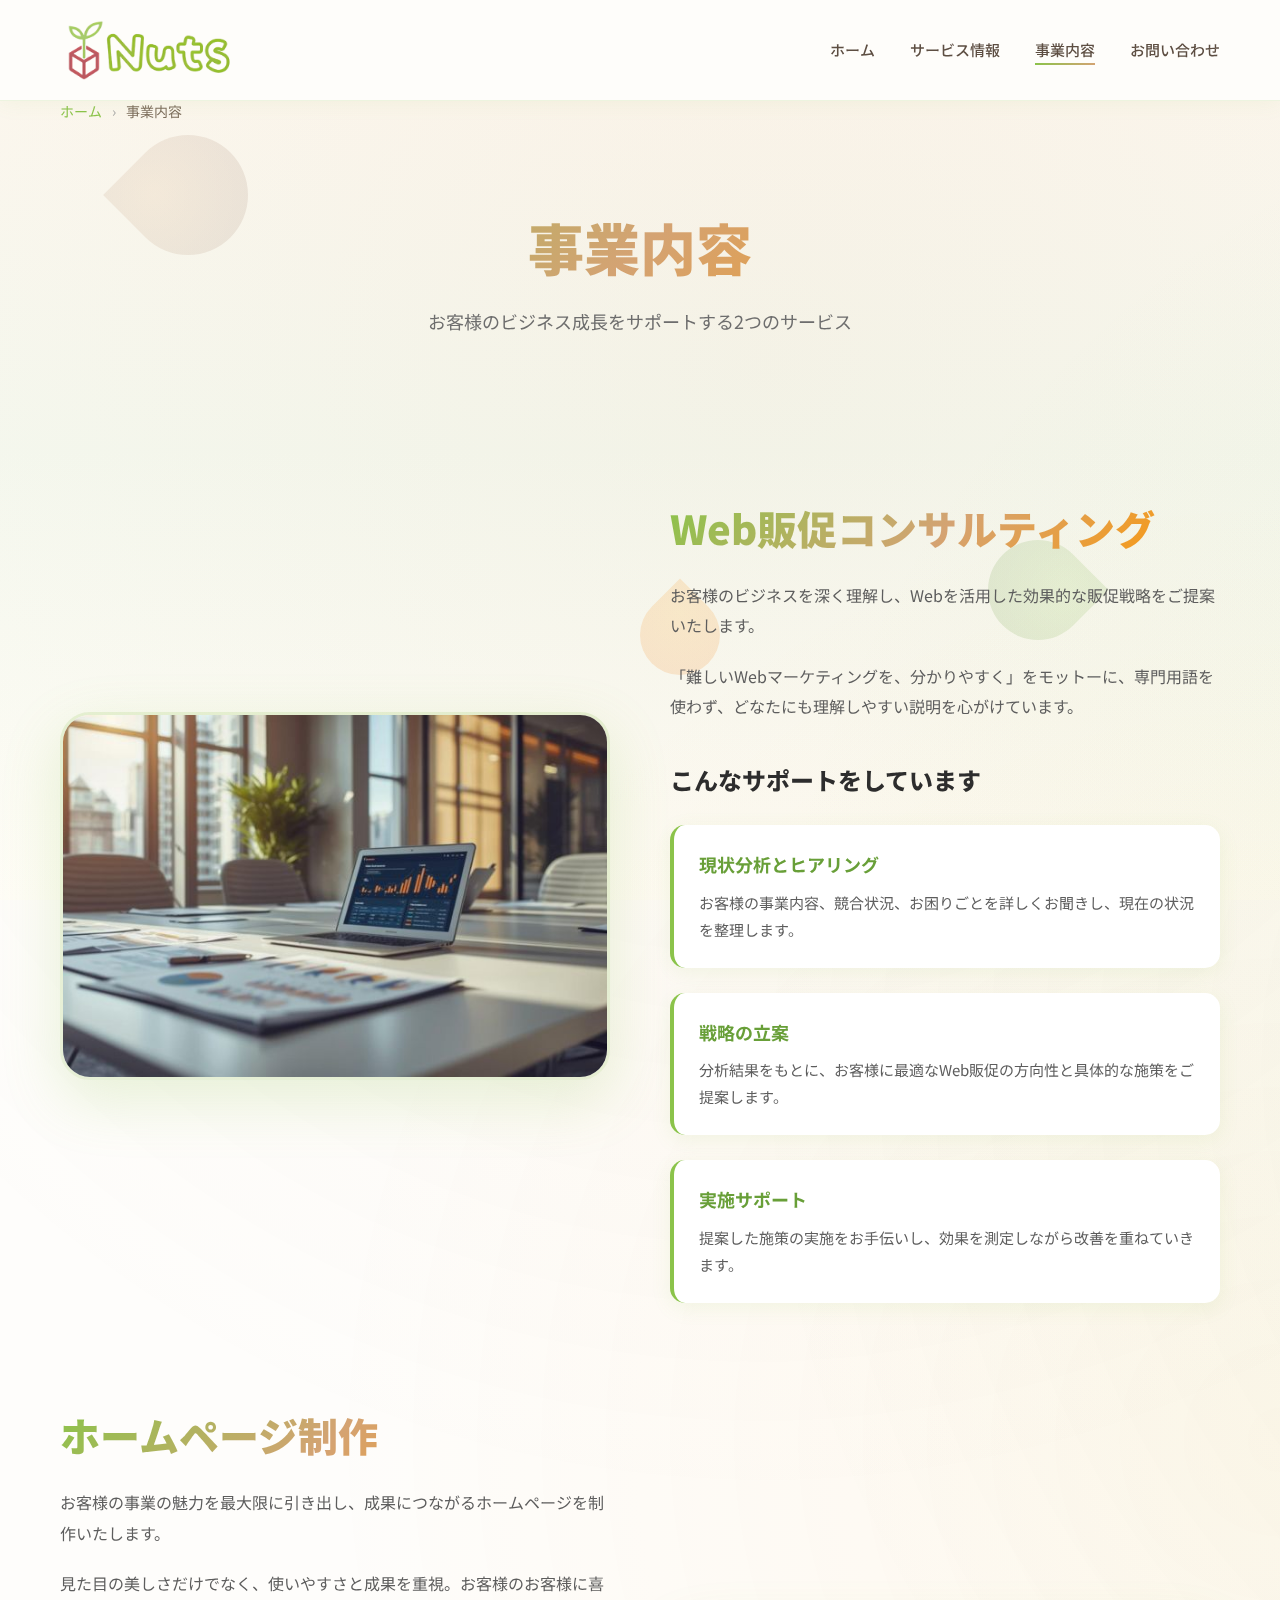
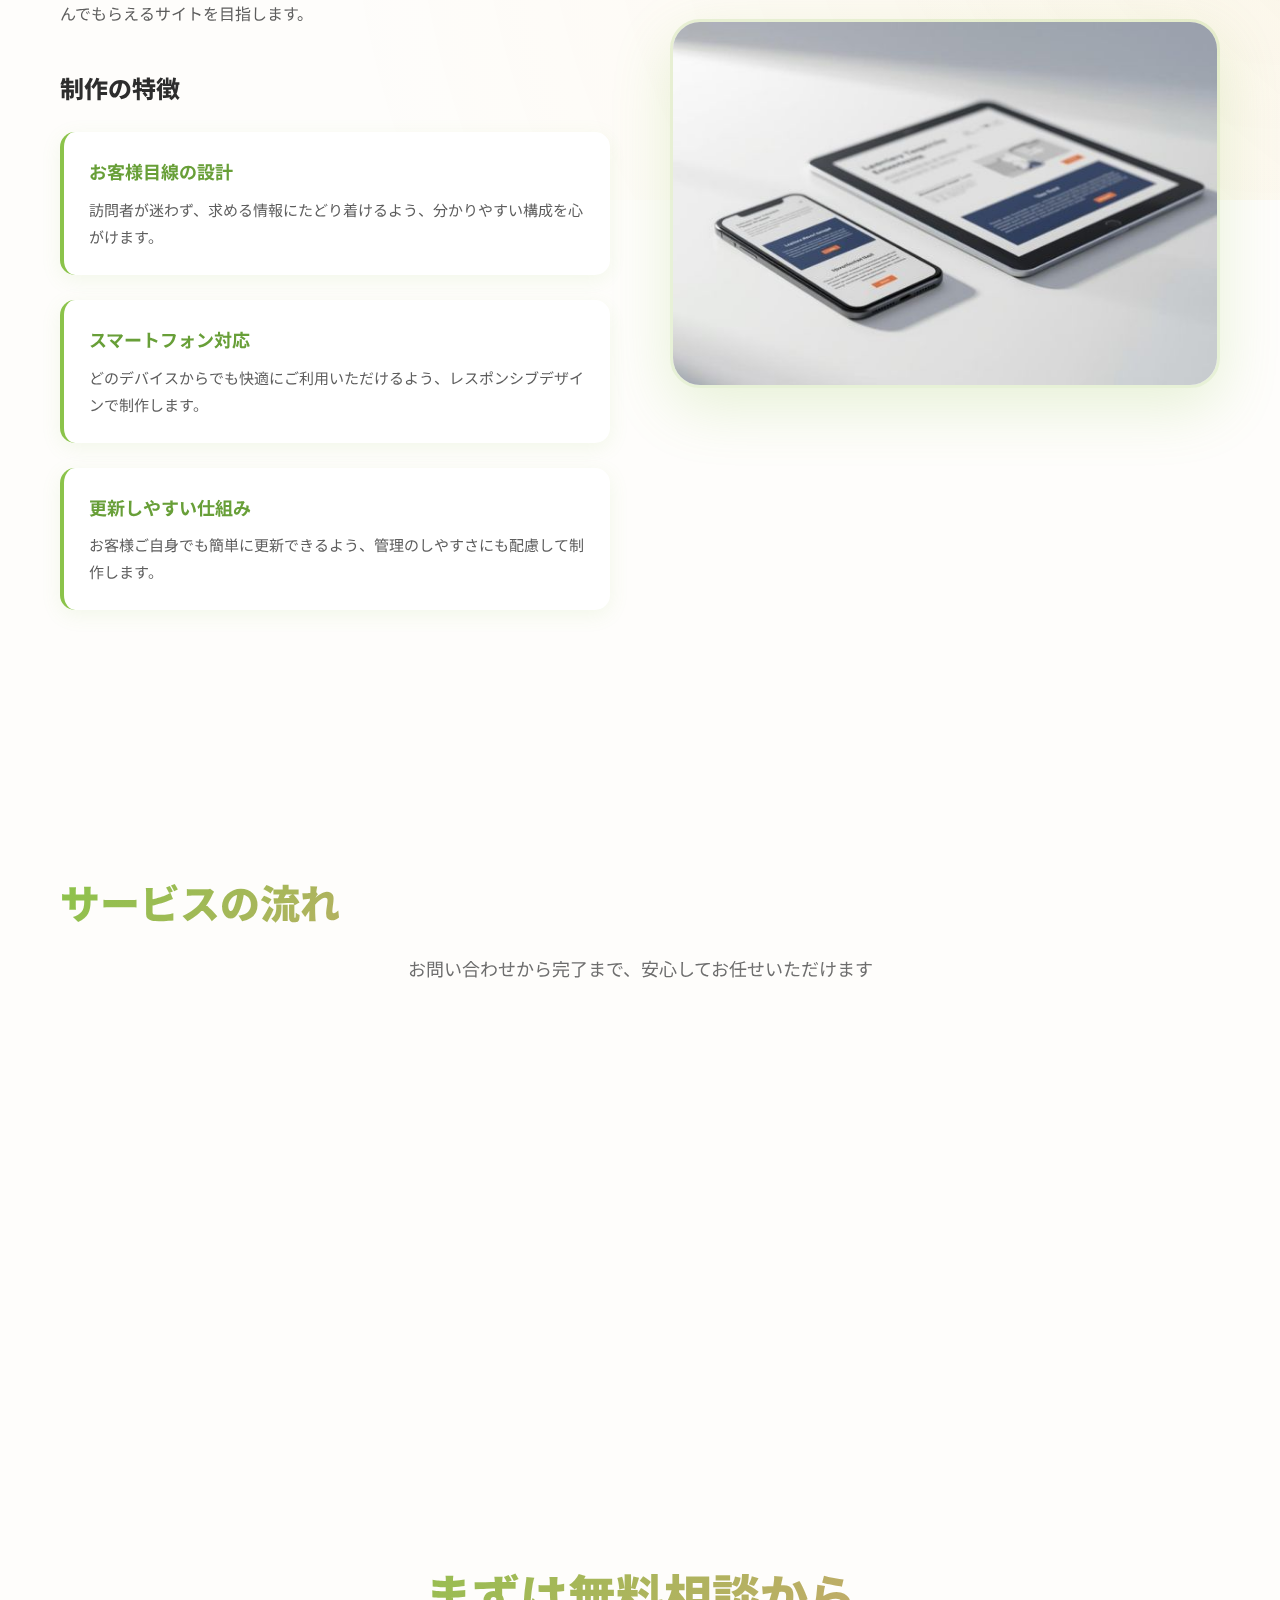
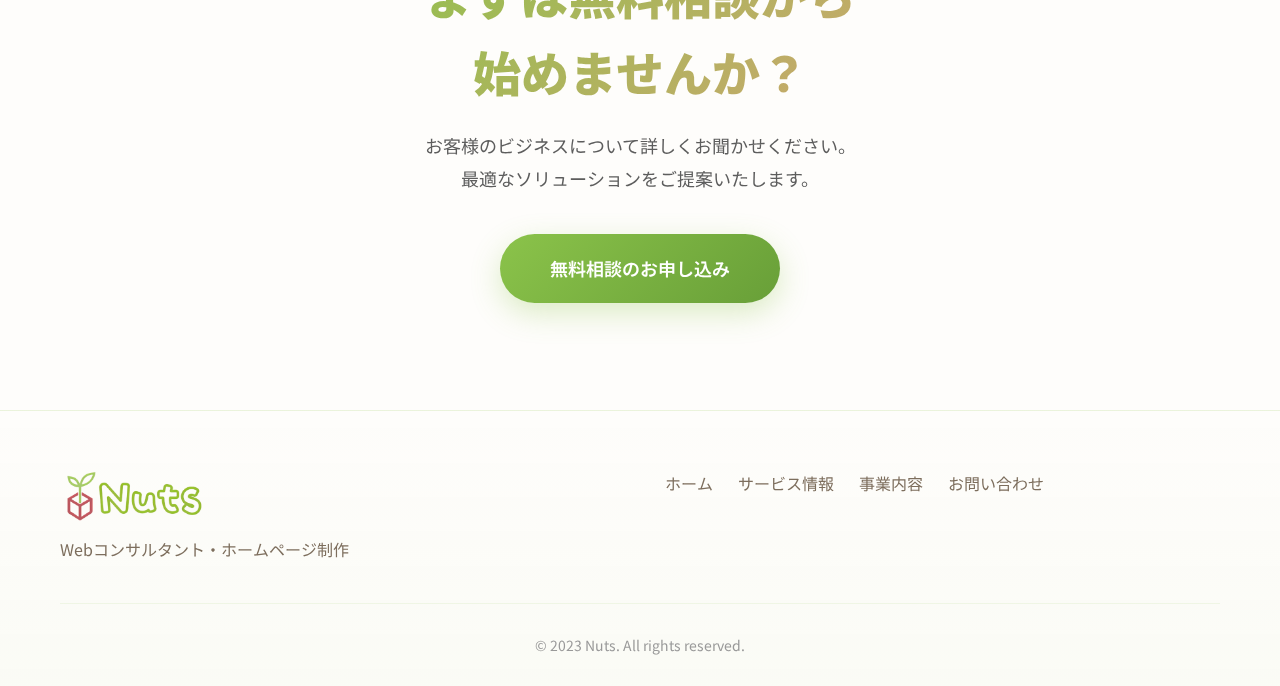
<file: services.html>
<!DOCTYPE html>
<html lang="ja">
<head>
    <meta charset="UTF-8">
    <meta name="viewport" content="width=device-width, initial-scale=1.0">
    
    <!-- SEO メタタグ -->
    <title>事業内容 | Nuts</title>
    <meta name="description" content="Nutsの事業内容をご紹介。Web販促コンサルティングとホームページ制作で、お客様のビジネス成長をサポートします。">
    <meta name="keywords" content="事業内容,Web販促,コンサルティング,ホームページ制作,Webマーケティング">
    
    <!-- OGP -->
    <meta property="og:title" content="事業内容 | Nuts">
    <meta property="og:description" content="Web販促コンサルティングとホームページ制作で、お客様のビジネス成長をサポートします。">
    <meta property="og:type" content="website">
    <meta property="og:url" content="https://yutoumeda.github.io/nuts-corporate/services.html">
    <meta property="og:image" content="https://yutoumeda.github.io/nuts-corporate/assets/img/og-image.jpg">
    <meta property="og:site_name" content="Nuts">
    <meta property="og:locale" content="ja_JP">
    
    <!-- Twitter Card -->
    <meta name="twitter:card" content="summary_large_image">
    <meta name="twitter:title" content="事業内容 | Nuts">
    <meta name="twitter:description" content="Web販促コンサルティングとホームページ制作で、お客様のビジネス成長をサポートします。">
    <meta name="twitter:image" content="https://your-username.github.io/nuts-corporate/assets/img/og-image.jpg">
    
    <!-- Breadcrumb JSON-LD -->
    <script type="application/ld+json">
    {
        "@context": "https://schema.org",
        "@type": "BreadcrumbList",
        "itemListElement": [
            {
                "@type": "ListItem",
                "position": 1,
                "name": "ホーム",
                "item": "https://your-username.github.io/nuts-corporate/"
            },
            {
                "@type": "ListItem",
                "position": 2,
                "name": "事業内容",
                "item": "https://your-username.github.io/nuts-corporate/services.html"
            }
        ]
    }
    </script>
    
    <!-- Google Fonts -->
    <link rel="preconnect" href="https://fonts.googleapis.com">
    <link rel="preconnect" href="https://fonts.gstatic.com" crossorigin>
    <link href="https://fonts.googleapis.com/css2?family=Noto+Sans+JP:wght@300;400;500;700;900&display=swap" rel="stylesheet">
    
    <!-- Favicon -->
    <link rel="icon" type="image/png" href="assets/img/favicon.png">
    <style>
        * {
            margin: 0;
            padding: 0;
            box-sizing: border-box;
        }

        body {
            font-family: 'Noto Sans JP', -apple-system, BlinkMacSystemFont, 'Segoe UI', sans-serif;
            background: #fefdfb;
            color: #2d2d2d;
            overflow-x: hidden;
            line-height: 1.6;
        }

        .bg-animation {
            position: fixed;
            top: 0;
            left: 0;
            width: 100%;
            height: 100%;
            z-index: -1;
            background: linear-gradient(180deg, #fef8f0 0%, #f5f9f0 50%, #fffef8 100%);
        }

        .bg-gradient {
            position: absolute;
            width: 200%;
            height: 200%;
            background: radial-gradient(circle at 30% 20%, rgba(212, 163, 115, 0.08), transparent 50%),
                        radial-gradient(circle at 70% 60%, rgba(139, 195, 74, 0.08), transparent 50%),
                        radial-gradient(circle at 50% 80%, rgba(255, 152, 0, 0.06), transparent 50%);
            animation: gradient-shift 20s ease infinite;
        }

        @keyframes gradient-shift {
            0%, 100% { transform: translate(0, 0) rotate(0deg); }
            50% { transform: translate(-5%, 5%) rotate(180deg); }
        }

        .floating-shapes {
            position: absolute;
            width: 100%;
            height: 100%;
        }

        .shape {
            position: absolute;
            opacity: 0.15;
            animation: float 25s ease-in-out infinite;
        }

        .shape:nth-child(1) {
            width: 120px;
            height: 120px;
            background: radial-gradient(circle at 30% 30%, #d4a373, #8d6e63);
            border-radius: 0 50% 50% 50%;
            top: 15%;
            left: 10%;
            transform: rotate(-45deg);
        }

        .shape:nth-child(2) {
            width: 100px;
            height: 100px;
            background: radial-gradient(circle at 30% 30%, #8bc34a, #558b2f);
            border-radius: 0 50% 50% 50%;
            top: 60%;
            right: 15%;
            animation-delay: 8s;
            transform: rotate(135deg);
        }

        .shape:nth-child(3) {
            width: 80px;
            height: 80px;
            background: radial-gradient(circle at 30% 30%, #ff9800, #ef6c00);
            border-radius: 0 50% 50% 50%;
            bottom: 25%;
            left: 50%;
            animation-delay: 15s;
            transform: rotate(45deg);
        }

        @keyframes float {
            0%, 100% { transform: translateY(0) rotate(0deg); opacity: 0.15; }
            25% { transform: translateY(-30px) rotate(90deg); opacity: 0.2; }
            50% { transform: translateY(-50px) rotate(180deg); opacity: 0.25; }
            75% { transform: translateY(-30px) rotate(270deg); opacity: 0.2; }
        }

        .container {
            max-width: 1200px;
            margin: 0 auto;
            padding: 0 20px;
        }

        /* Header */
        .header {
            position: fixed;
            top: 0;
            width: 100%;
            z-index: 1000;
            padding: 20px 0;
            background: rgba(254, 253, 251, 0.95);
            backdrop-filter: blur(20px);
            border-bottom: 1px solid rgba(139, 195, 74, 0.15);
            transition: all 0.3s;
            box-shadow: 0 2px 20px rgba(139, 195, 74, 0.08);
        }

        .header.scrolled {
            padding: 12px 0;
            background: rgba(254, 253, 251, 0.98);
            box-shadow: 0 5px 30px rgba(139, 195, 74, 0.12);
        }

        .header-content {
            display: flex;
            justify-content: space-between;
            align-items: center;
        }

        .logo {
        position: relative;
        z-index: 10;
        }

        .logo-link {
            text-decoration: none;
            display: flex;
            align-items: center;
        }

        .logo-img {
            height: 60px;
            width: auto;
            transition: transform 0.3s ease;
        }

        .logo-img:hover {
            transform: scale(1.05);
        }

        .header.scrolled .logo-img {
            height: 50px;
        }

        .mobile-menu-btn {
            display: none;
            flex-direction: column;
            gap: 5px;
            background: none;
            border: none;
            cursor: pointer;
            padding: 8px;
            z-index: 10;
        }

        .hamburger-line {
            width: 25px;
            height: 3px;
            background: linear-gradient(135deg, #d4a373, #8bc34a);
            border-radius: 3px;
            transition: all 0.3s;
        }

        .nav-list {
            display: flex;
            gap: 35px;
            list-style: none;
            align-items: center;
        }

        .nav-link {
            text-decoration: none;
            color: #5d4e42;
            font-weight: 500;
            font-size: 15px;
            transition: all 0.3s;
            position: relative;
        }

        .nav-link::after {
            content: '';
            position: absolute;
            bottom: -5px;
            left: 0;
            width: 0;
            height: 2px;
            background: linear-gradient(135deg, #8bc34a, #d4a373);
            transition: width 0.3s;
        }

        .nav-link:hover::after,
        .nav-link.active::after {
            width: 100%;
        }

        /* Breadcrumb */
        .breadcrumb {
            padding: 100px 0 20px;
        }

        .breadcrumb-list {
            display: flex;
            gap: 10px;
            list-style: none;
            font-size: 14px;
            color: #7d6e5d;
        }

        .breadcrumb-item {
            display: flex;
            align-items: center;
        }

        .breadcrumb-item:not(:last-child)::after {
            content: '›';
            margin-left: 10px;
            color: #aaa;
        }

        .breadcrumb-item a {
            color: #8bc34a;
            text-decoration: none;
            transition: opacity 0.3s;
        }

        .breadcrumb-item a:hover {
            opacity: 0.7;
        }

        /* Page Header */
        .page-header {
            padding: 60px 0 80px;
            text-align: center;
        }

        .page-title {
            font-size: clamp(36px, 5vw, 56px);
            font-weight: 900;
            margin-bottom: 15px;
            background: linear-gradient(135deg, #8bc34a, #d4a373, #ff9800);
            -webkit-background-clip: text;
            -webkit-text-fill-color: transparent;
            background-clip: text;
        }

        .page-description {
            font-size: 18px;
            color: #6d6d6d;
        }

        /* Section */
        section {
            padding: 80px 0;
        }

        .section-title {
            font-size: clamp(28px, 4vw, 40px);
            font-weight: 900;
            margin-bottom: 20px;
            background: linear-gradient(135deg, #8bc34a, #d4a373, #ff9800);
            -webkit-background-clip: text;
            -webkit-text-fill-color: transparent;
            background-clip: text;
        }

        .section-description {
            text-align: center;
            font-size: 18px;
            color: #6d6d6d;
            margin-bottom: 60px;
        }

        /* Content Wrapper */
        .content-wrapper {
            display: grid;
            grid-template-columns: 1fr 1fr;
            gap: 60px;
            align-items: center;
            margin-bottom: 100px;
        }

        .content-wrapper.reverse {
            direction: rtl;
        }

        .content-wrapper.reverse > * {
            direction: ltr;
        }

        .content-image {
            position: relative;
        }

        .content-img {
            width: 100%;
            height: auto;
            border-radius: 30px;
            box-shadow: 0 20px 60px rgba(139, 195, 74, 0.2);
            transition: transform 0.5s;
            border: 3px solid rgba(139, 195, 74, 0.2);
        }

        .content-img:hover {
            transform: scale(1.02) translateY(-5px);
            box-shadow: 0 25px 70px rgba(139, 195, 74, 0.3);
        }

        .content-text {
            animation: fadeIn 1s ease-out;
        }

        @keyframes fadeIn {
            from { opacity: 0; }
            to { opacity: 1; }
        }

        .content-paragraph {
            font-size: 16px;
            color: #5d5d5d;
            line-height: 1.9;
            margin-bottom: 20px;
        }

        .subsection-title {
            font-size: 24px;
            font-weight: 800;
            margin: 40px 0 25px;
            color: #2d2d2d;
        }

        .support-list {
            display: flex;
            flex-direction: column;
            gap: 25px;
        }

        .support-item {
            background: #ffffff;
            border-radius: 15px;
            padding: 25px;
            box-shadow: 0 5px 20px rgba(139, 195, 74, 0.1);
            transition: all 0.3s;
            border-left: 4px solid #8bc34a;
        }

        .support-item:hover {
            transform: translateX(5px);
            box-shadow: 0 8px 30px rgba(139, 195, 74, 0.2);
        }

        .support-title {
            font-size: 18px;
            font-weight: 700;
            margin-bottom: 10px;
            color: #689f38;
        }

        .support-description {
            font-size: 15px;
            color: #5d5d5d;
            line-height: 1.8;
        }

        /* Service Flow */
        .flow-steps {
            display: grid;
            grid-template-columns: repeat(auto-fit, minmax(250px, 1fr));
            gap: 40px;
            margin-top: 60px;
        }

        .flow-step {
            text-align: center;
            position: relative;
            padding: 40px 30px;
            background: #ffffff;
            border-radius: 30px;
            box-shadow: 0 10px 40px rgba(139, 195, 74, 0.15);
            transition: all 0.4s;
            opacity: 0;
            transform: translateY(30px);
            border: 2px solid rgba(139, 195, 74, 0.1);
        }

        .flow-step.visible {
            opacity: 1;
            transform: translateY(0);
        }

        .flow-step:hover {
            transform: translateY(-10px);
            box-shadow: 0 15px 50px rgba(139, 195, 74, 0.25);
            border-color: rgba(139, 195, 74, 0.3);
        }

        .flow-number {
            font-size: 16px;
            font-weight: 800;
            color: #ffffff;
            background: linear-gradient(135deg, #8bc34a, #689f38);
            padding: 8px 20px;
            border-radius: 20px;
            display: inline-block;
            margin-bottom: 20px;
        }

        .flow-title {
            font-size: 20px;
            font-weight: 800;
            margin-bottom: 15px;
            color: #2d2d2d;
        }

        .flow-description {
            font-size: 15px;
            color: #5d5d5d;
            line-height: 1.8;
        }

        /* CTA */
        .cta {
            text-align: center;
            padding: 100px 20px;
        }

        .cta-content {
            max-width: 700px;
            margin: 0 auto;
        }

        .cta-title {
            font-size: clamp(32px, 4vw, 48px);
            font-weight: 900;
            margin-bottom: 20px;
            background: linear-gradient(135deg, #8bc34a, #d4a373);
            -webkit-background-clip: text;
            -webkit-text-fill-color: transparent;
            background-clip: text;
        }

        .cta-description {
            font-size: 18px;
            color: #5d5d5d;
            margin-bottom: 40px;
            line-height: 1.8;
        }

        .btn {
            display: inline-block;
            padding: 20px 50px;
            font-size: 18px;
            font-weight: 600;
            text-decoration: none;
            border-radius: 50px;
            transition: all 0.4s;
            position: relative;
            overflow: hidden;
        }

        .btn-primary {
            background: linear-gradient(135deg, #8bc34a, #689f38);
            color: #ffffff;
            box-shadow: 0 10px 30px rgba(139, 195, 74, 0.3);
        }

        .btn-primary::before {
            content: '';
            position: absolute;
            top: 0;
            left: -100%;
            width: 100%;
            height: 100%;
            background: linear-gradient(90deg, transparent, rgba(255, 255, 255, 0.3), transparent);
            transition: left 0.5s;
        }

        .btn-primary:hover::before {
            left: 100%;
        }

        .btn-primary:hover {
            transform: translateY(-3px);
            box-shadow: 0 15px 40px rgba(139, 195, 74, 0.5);
        }

        .btn-large {
            padding: 20px 50px;
            font-size: 18px;
        }

        /* Footer */
        .footer {
            padding: 60px 0 30px;
            border-top: 1px solid rgba(139, 195, 74, 0.15);
            background: linear-gradient(180deg, transparent, rgba(139, 195, 74, 0.03));
        }

        .footer-content {
            display: grid;
            grid-template-columns: 1fr 1fr;
            gap: 50px;
            margin-bottom: 40px;
        }

        .footer-logo-link {
            text-decoration: none;
            display: inline-block;
        }

        .footer-logo-img {
            height: 50px;
            width: auto;
        }

        .footer-description {
            color: #7d6e5d;
            margin-top: 10px;
        }

        .footer-nav-list {
            display: flex;
            gap: 25px;
            list-style: none;
            flex-wrap: wrap;
        }

        .footer-nav-link {
            color: #7d6e5d;
            text-decoration: none;
            transition: color 0.3s;
        }

        .footer-nav-link:hover {
            color: #8bc34a;
        }

        .footer-bottom {
            text-align: center;
            padding-top: 30px;
            border-top: 1px solid rgba(139, 195, 74, 0.1);
        }

        .copyright {
            color: #999;
            font-size: 14px;
        }

        /* Responsive */
        @media (max-width: 768px) {
            .mobile-menu-btn {
                display: flex;
            }

            .nav {
                position: fixed;
                top: 70px;
                left: 0;
                right: 0;
                background: rgba(254, 253, 251, 0.98);
                backdrop-filter: blur(20px);
                padding: 20px;
                transform: translateY(-100%);
                opacity: 0;
                transition: all 0.3s;
                box-shadow: 0 10px 30px rgba(139, 195, 74, 0.15);
            }

            .nav.active {
                transform: translateY(0);
                opacity: 1;
            }

            .nav-list {
                flex-direction: column;
                gap: 20px;
                align-items: flex-start;
            }

            .logo-img {
                height: 50px;
            }

            .header.scrolled .logo-img {
                height: 45px;
            }

            .content-wrapper,
            .content-wrapper.reverse {
                grid-template-columns: 1fr;
                gap: 40px;
                direction: ltr;
            }

            .flow-steps {
                grid-template-columns: 1fr;
            }

            .footer-content {
                grid-template-columns: 1fr;
                gap: 30px;
            }

            .footer-logo-img {
                height: 45px;
            }
        }
    </style>
</head>
<body>
    <div class="bg-animation">
        <div class="bg-gradient"></div>
        <div class="floating-shapes">
            <div class="shape"></div>
            <div class="shape"></div>
            <div class="shape"></div>
        </div>
    </div>

    <header class="header" role="banner">
        <div class="container">
            <div class="header-content">
                <div class="logo">
                    <a href="./index.html" class="logo-link">
                        <img src="assets/img/nuts-logo.png" alt="Nuts Webコンサルタント" class="logo-img">
                    </a>
                </div>
                
                <button class="mobile-menu-btn" aria-label="メニューを開く" aria-expanded="false">
                    <span class="hamburger-line"></span>
                    <span class="hamburger-line"></span>
                    <span class="hamburger-line"></span>
                </button>
                
                <nav class="nav" role="navigation">
                    <ul class="nav-list">
                        <li class="nav-item">
                            <a href="index.html" class="nav-link">ホーム</a>
                        </li>
                        <li class="nav-item">
                            <a href="about.html" class="nav-link">サービス情報</a>
                        </li>
                        <li class="nav-item">
                            <a href="services.html" class="nav-link active" aria-current="page">事業内容</a>
                        </li>
                        <li class="nav-item">
                            <a href="contact.html" class="nav-link">お問い合わせ</a>
                        </li>
                    </ul>
                </nav>
            </div>
        </div>
    </header>

    <main role="main">
        <nav class="breadcrumb" aria-label="現在位置">
            <div class="container">
                <ol class="breadcrumb-list">
                    <li class="breadcrumb-item">
                        <a href="index.html">ホーム</a>
                    </li>
                    <li class="breadcrumb-item" aria-current="page">
                        事業内容
                    </li>
                </ol>
            </div>
        </nav>

        <section class="page-header" aria-labelledby="page-title">
            <div class="container">
                <h1 id="page-title" class="page-title">事業内容</h1>
                <p class="page-description">
                    お客様のビジネス成長をサポートする2つのサービス
                </p>
            </div>
        </section>

        <section class="services-detail" aria-labelledby="services-title">
            <div class="container">
                <div class="service-section">
                    <div class="content-wrapper">
                        <div class="content-image">
                            <picture>
                                <source media="(min-width: 768px)" srcset="assets/img/consulting-detail.jpg">
                                <img src="assets/img/consulting-detail-mobile.jpg" alt="グラフやチャートを使った分析資料とパソコン画面。データに基づく戦略立案のイメージ" class="content-img">
                            </picture>
                        </div>
                        <div class="content-text">
                            <h2 id="services-title" class="section-title">Web販促コンサルティング</h2>
                            <p class="content-paragraph">
                                お客様のビジネスを深く理解し、Webを活用した効果的な販促戦略をご提案いたします。
                            </p>
                            <p class="content-paragraph">
                                「難しいWebマーケティングを、分かりやすく」をモットーに、専門用語を使わず、どなたにも理解しやすい説明を心がけています。
                            </p>
                            
                            <h3 class="subsection-title">こんなサポートをしています</h3>
                            <div class="support-list">
                                <div class="support-item">
                                    <h4 class="support-title">現状分析とヒアリング</h4>
                                    <p class="support-description">
                                        お客様の事業内容、競合状況、お困りごとを詳しくお聞きし、現在の状況を整理します。
                                    </p>
                                </div>
                                <div class="support-item">
                                    <h4 class="support-title">戦略の立案</h4>
                                    <p class="support-description">
                                        分析結果をもとに、お客様に最適なWeb販促の方向性と具体的な施策をご提案します。
                                    </p>
                                </div>
                                <div class="support-item">
                                    <h4 class="support-title">実施サポート</h4>
                                    <p class="support-description">
                                        提案した施策の実施をお手伝いし、効果を測定しながら改善を重ねていきます。
                                    </p>
                                </div>
                            </div>
                        </div>
                    </div>
                </div>

                <div class="service-section">
                    <div class="content-wrapper reverse">
                        <div class="content-image">
                            <picture>
                                <source media="(min-width: 768px)" srcset="assets/img/website-detail.jpg">
                                <img src="assets/img/website-detail-mobile.jpg" alt="レスポンシブデザインのWebサイトを表示する複数のデバイス。スマートフォン、タブレット、パソコン" class="content-img">
                            </picture>
                        </div>
                        <div class="content-text">
                            <h2 class="section-title">ホームページ制作</h2>
                            <p class="content-paragraph">
                                お客様の事業の魅力を最大限に引き出し、成果につながるホームページを制作いたします。
                            </p>
                            <p class="content-paragraph">
                                見た目の美しさだけでなく、使いやすさと成果を重視。お客様のお客様に喜んでもらえるサイトを目指します。
                            </p>
                            
                            <h3 class="subsection-title">制作の特徴</h3>
                            <div class="support-list">
                                <div class="support-item">
                                    <h4 class="support-title">お客様目線の設計</h4>
                                    <p class="support-description">
                                        訪問者が迷わず、求める情報にたどり着けるよう、分かりやすい構成を心がけます。
                                    </p>
                                </div>
                                <div class="support-item">
                                    <h4 class="support-title">スマートフォン対応</h4>
                                    <p class="support-description">
                                        どのデバイスからでも快適にご利用いただけるよう、レスポンシブデザインで制作します。
                                    </p>
                                </div>
                                <div class="support-item">
                                    <h4 class="support-title">更新しやすい仕組み</h4>
                                    <p class="support-description">
                                        お客様ご自身でも簡単に更新できるよう、管理のしやすさにも配慮して制作します。
                                    </p>
                                </div>
                            </div>
                        </div>
                    </div>
                </div>
            </div>
        </section>

        <section class="service-flow" aria-labelledby="flow-title">
            <div class="container">
                <h2 id="flow-title" class="section-title">サービスの流れ</h2>
                <p class="section-description">
                    お問い合わせから完了まで、安心してお任せいただけます
                </p>
                
                <div class="flow-steps">
                    <div class="flow-step">
                        <div class="flow-number">STEP 1</div>
                        <h3 class="flow-title">お問い合わせ・ヒアリング</h3>
                        <p class="flow-description">
                            まずはお気軽にお問い合わせください。お客様のご要望や現在の状況について詳しくお聞かせいただきます。
                        </p>
                    </div>
                    
                    <div class="flow-step">
                        <div class="flow-number">STEP 2</div>
                        <h3 class="flow-title">ご提案・お見積り</h3>
                        <p class="flow-description">
                            ヒアリング内容をもとに、最適なプランをご提案いたします。内容と費用について詳しくご説明します。
                        </p>
                    </div>
                    
                    <div class="flow-step">
                        <div class="flow-number">STEP 3</div>
                        <h3 class="flow-title">制作・実施</h3>
                        <p class="flow-description">
                            ご契約後、計画に沿って制作や施策の実施を進めます。進捗は随時ご報告いたします。
                        </p>
                    </div>
                    
                    <div class="flow-step">
                        <div class="flow-number">STEP 4</div>
                        <h3 class="flow-title">完了・サポート</h3>
                        <p class="flow-description">
                            制作完了後も継続的にサポート。効果測定や改善提案など、長期的なパートナーとしてお付き合いします。
                        </p>
                    </div>
                </div>
            </div>
        </section>

        <section class="cta" aria-labelledby="cta-title">
            <div class="container">
                <div class="cta-content">
                    <h2 id="cta-title" class="cta-title">
                        まずは無料相談から<br>始めませんか？
                    </h2>
                    <p class="cta-description">
                        お客様のビジネスについて詳しくお聞かせください。<br>
                        最適なソリューションをご提案いたします。
                    </p>
                    <a href="contact.html" class="btn btn-primary btn-large">無料相談のお申し込み</a>
                </div>
            </div>
        </section>
    </main>

    <footer class="footer" role="contentinfo">
        <div class="container">
            <div class="footer-content">
                <div class="footer-info">
                    <div class="footer-logo">
                        <a href="index.html" class="footer-logo-link">
                            <img src="assets/img/nuts-logo.png" alt="Nuts Webコンサルタント" class="footer-logo-img">
                        </a>
                    </div>
                    <p class="footer-description">
                        Webコンサルタント・ホームページ制作
                    </p>
                </div>
                
                <nav class="footer-nav">
                    <ul class="footer-nav-list">
                        <li><a href="index.html" class="footer-nav-link">ホーム</a></li>
                        <li><a href="about.html" class="footer-nav-link">サービス情報</a></li>
                        <li><a href="services.html" class="footer-nav-link">事業内容</a></li>
                        <li><a href="contact.html" class="footer-nav-link">お問い合わせ</a></li>
                    </ul>
                </nav>
            </div>
            
            <div class="footer-bottom">
                <p class="copyright">© 2023 Nuts. All rights reserved.</p>
            </div>
        </div>
    </footer>

    <script>
        const header = document.querySelector('.header');
        window.addEventListener('scroll', () => {
            if (window.scrollY > 50) {
                header.classList.add('scrolled');
            } else {
                header.classList.remove('scrolled');
            }
        });

        const mobileMenuBtn = document.querySelector('.mobile-menu-btn');
        const nav = document.querySelector('.nav');

        mobileMenuBtn.addEventListener('click', () => {
            nav.classList.toggle('active');
            const isExpanded = nav.classList.contains('active');
            mobileMenuBtn.setAttribute('aria-expanded', isExpanded);
            mobileMenuBtn.setAttribute('aria-label', isExpanded ? 'メニューを閉じる' : 'メニューを開く');
        });

        const observerOptions = {
            threshold: 0.2,
            rootMargin: '0px 0px -100px 0px'
        };

        const observer = new IntersectionObserver((entries) => {
            entries.forEach(entry => {
                if (entry.isIntersecting) {
                    entry.target.classList.add('visible');
                }
            });
        }, observerOptions);

        document.querySelectorAll('.flow-step').forEach((step, index) => {
            step.style.transitionDelay = `${index * 0.15}s`;
            observer.observe(step);
        });
    </script>
</body>
</html>
</file>
<file: assets/css/styles.css>

</file>
